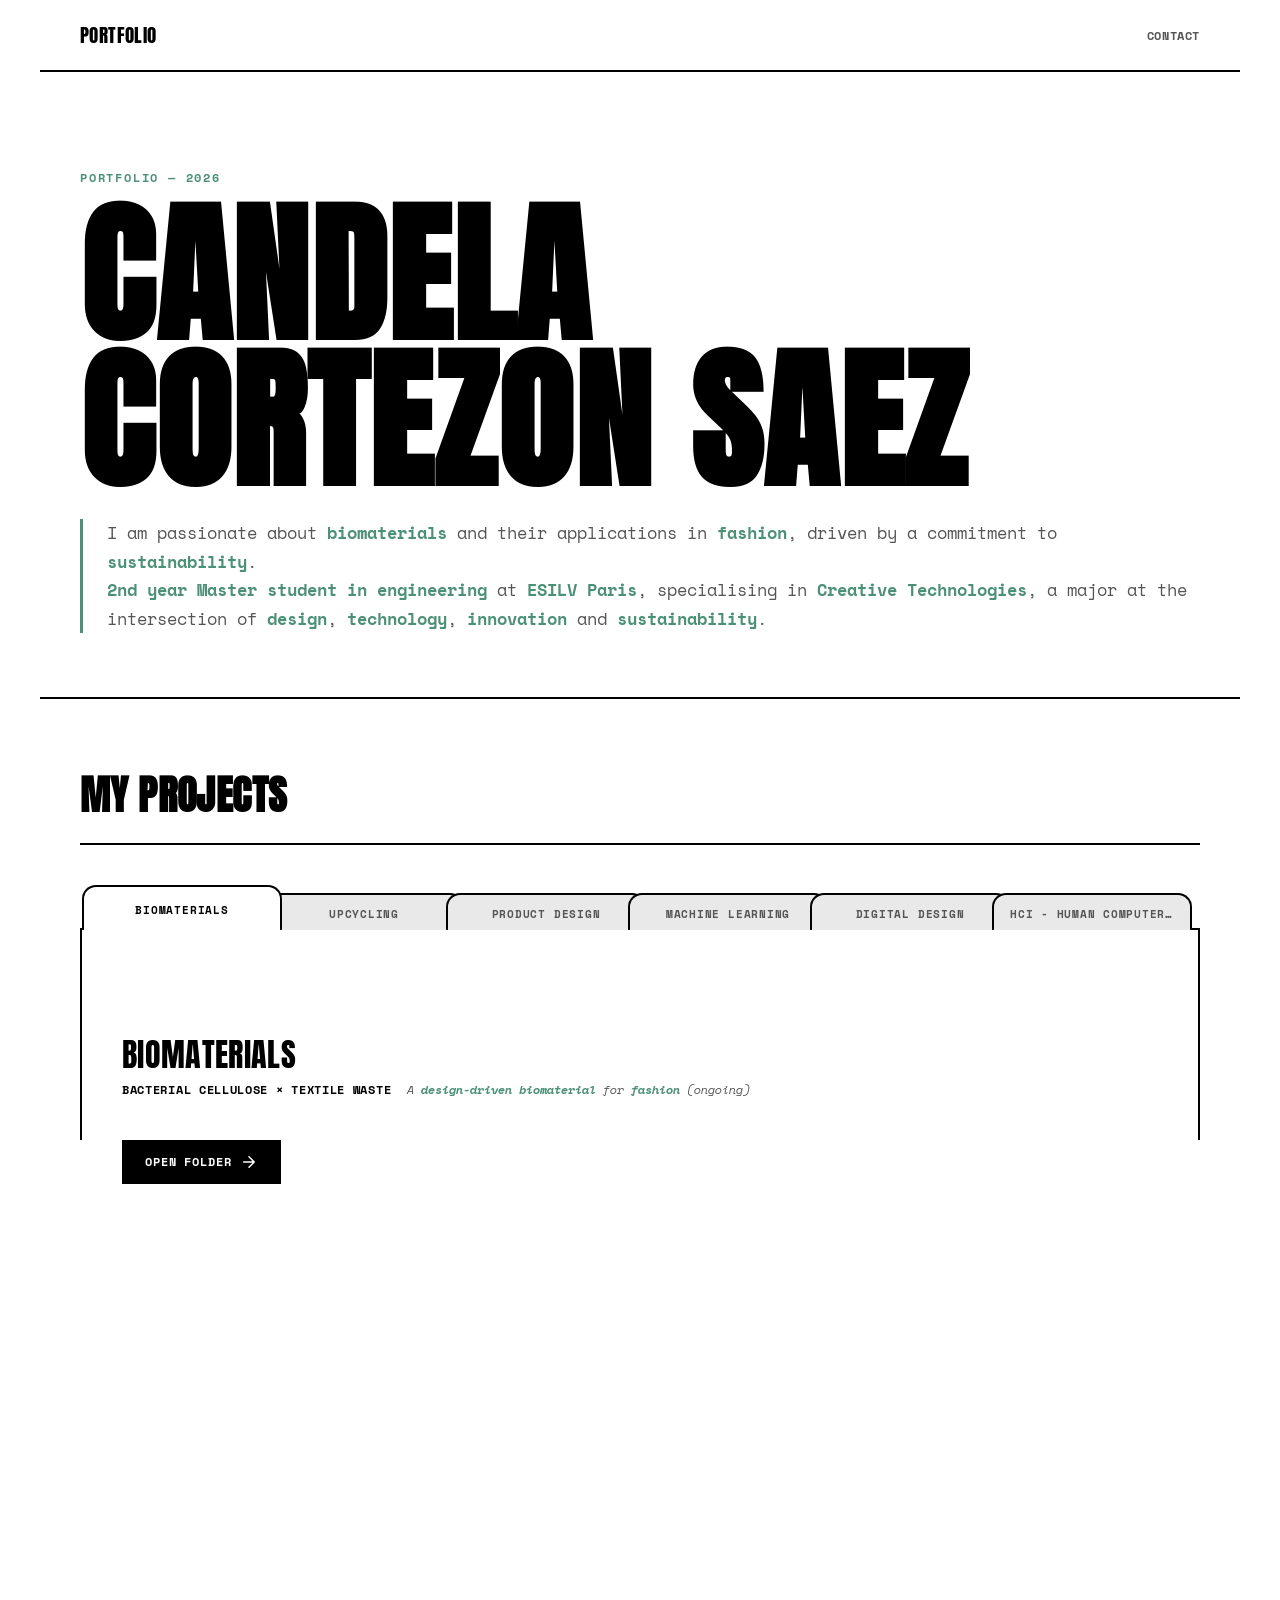
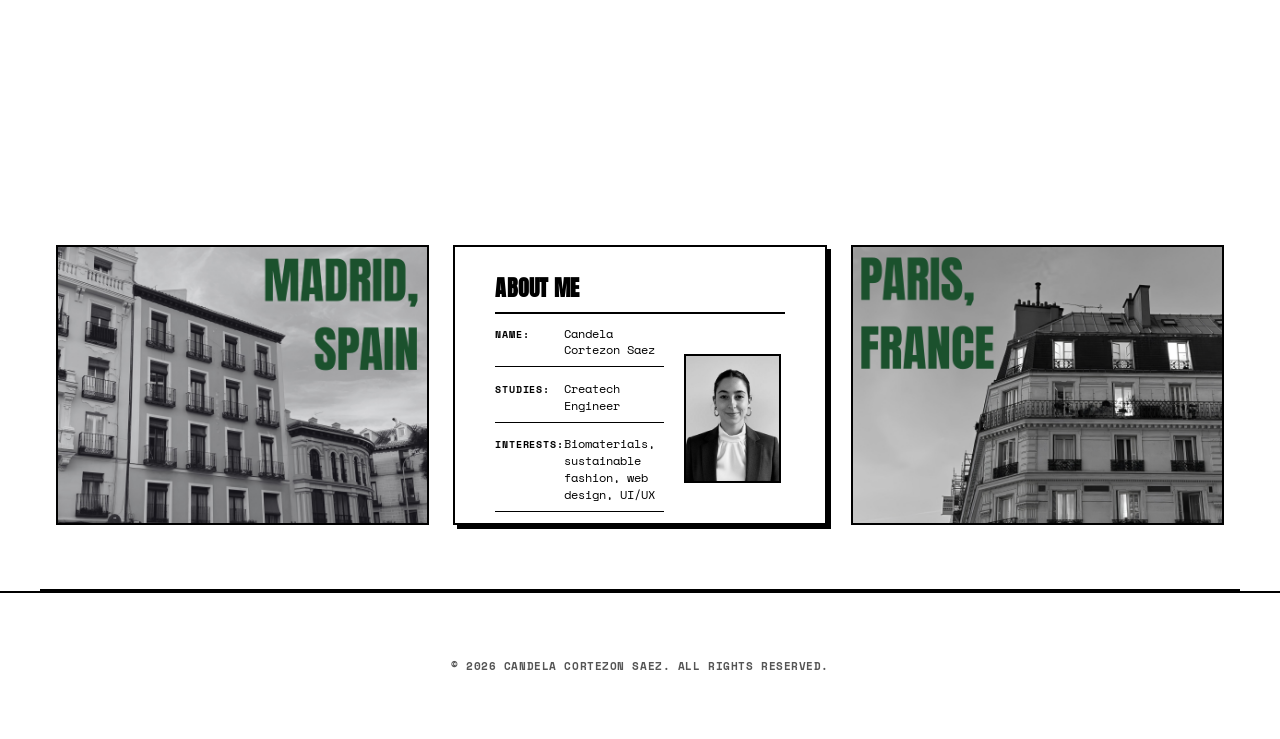
<file: index.html>
<!DOCTYPE html>
<html lang="en">
<head>
  <meta charset="UTF-8" />
  <meta name="viewport" content="width=device-width, initial-scale=1.0" />
  <title>Candela Cortezon Saez — Portfolio</title>
  <meta name="description" content="Portfolio of Candela Cortezon Saez — Createch Engineer specializing in product design, sustainable fashion, and interactive media." />
  <link rel="preconnect" href="https://fonts.googleapis.com" />
  <link rel="preconnect" href="https://fonts.gstatic.com" crossorigin />
  <link href="https://fonts.googleapis.com/css2?family=Anton+SC&family=Space+Mono:ital,wght@0,400;0,700;1,400&family=Caveat:wght@400;600&display=swap" rel="stylesheet" />
  <link rel="stylesheet" href="style.css" />
</head>
<body>

  <!-- Navigation -->
  <nav class="nav" role="navigation" aria-label="Main navigation">
    <a href="index.html" class="nav-brand">PORTFOLIO</a>
    <ul class="nav-links">
      <li><a href="contact.html">Contact</a></li>
    </ul>
  </nav>

  <!-- Hero -->
  <header class="hero">
    <p class="hero-label animate-in">Portfolio — 2026</p>
    <h1 class="hero-title animate-in">Candela<br />Cortezon Saez</h1>
    <p class="hero-subtitle animate-in" style="font-size: 1.05rem;">I am passionate about <strong class="highlight-green">biomaterials</strong> and their applications in <strong class="highlight-green">fashion</strong>, driven by a commitment to <strong class="highlight-green">sustainability</strong>.</p>
    <p class="hero-subtitle animate-in" style="font-size: 1.05rem;"><strong class="highlight-green">2nd year Master student in engineering</strong> at <strong class="highlight-green">ESILV Paris</strong>, specialising in <strong class="highlight-green">Creative Technologies</strong>, a major at the intersection of <strong class="highlight-green">design</strong>, <strong class="highlight-green">technology</strong>, <strong class="highlight-green">innovation</strong> and <strong class="highlight-green">sustainability</strong>.</p>
    
  </header>

  <!-- Folders -->
  <section class="folders-section" id="work">
    <div class="folders-header animate-in">
      <h2>MY PROJECTS</h2>
    </div>
    <div class="folder-list" id="folder-list">
      <!-- Folders injected by JavaScript -->
    </div>
  </section>

  <!-- Experiences Section -->
  <section class="about" id="about">

    <!-- Section title — same style as MY PROJECTS -->
    <div class="exp-section-header animate-in">
      <h2>MY EXPERIENCES</h2>
    </div>

    <!-- Main content: big display text left + experience list right -->
    <div class="exp-main-row">

      <!-- Left: large editorial display text -->
      <div class="hero-subtitle-aboutyou animate-in">
        <p><span>International profile: raised in Spain, trained in France.</span></p>
        <p><span>I moved abroad alone at 18 to study engineering. This pushed me to develop adaptability, autonomy and strong organisational skills.</span></p>
        <p><span>I work comfortably in multicultural environments.</span></p>
        <p><br></p>
        <p><span>Languages: <br>
          <span>- Spanish (native),</span> <br>
          <span>- French (fluent),</span> <br>
          <span>- English (C1)</span></span></p>
               
      </div>

      <!-- Right: all experience entries, all starting at the same height -->
      <div class="exp-list animate-in">

        <div class="exp-item">
          <span class="exp-year">2026</span>
          <div class="exp-body">
            <p class="exp-company"><strong>EY, Madrid</strong> — Internship</p>
            <p class="exp-desc">IT consultant in the department of Data-AI</p>
          </div>
        </div>

        <div class="exp-item">
          <span class="exp-year">2026–27</span>
          <div class="exp-body">
            <p class="exp-company"><strong>AMMA, Paris</strong> — Communication Manager</p>
            <p class="exp-desc">University MMA &amp; combat sports association</p>
          </div>
        </div>

        <div class="exp-item">
          <span class="exp-year">2025</span>
          <div class="exp-body">
            <p class="exp-company"><strong>DILUS, Madrid</strong> — Internship</p>
            <p class="exp-desc">Integrated systems for meteorological measurement</p>
          </div>
        </div>

        <div class="exp-item">
          <span class="exp-year">2023</span>
          <div class="exp-body">
            <p class="exp-company"><strong>ESPCI, Paris</strong> — Research Internship</p>
          </div>
        </div>

      </div>
    </div>

    <!-- 3 items in a row: Madrid photo | dossier card | Paris photo -->
    <div class="exp-photos animate-in">

      <img src="images/PARIS, FRANCE (1).png" alt="Madrid building facades" class="exp-photo exp-photo--madrid" />

      <!-- Dossier card in place of the photo -->
      <div class="dossier-card exp-card-slot animate-in" style="overflow: hidden;">
        <div class="dossier-header">
          <h2 class="dossier-title">About Me</h2>
        </div>
        <div class="dossier-body">
          <div class="dossier-fields">
            <div class="dossier-field">
              <span class="dossier-field-label">Name:</span>
              <span class="dossier-field-value small">Candela Cortezon Saez</span>
            </div>
            <div class="dossier-field">
              <span class="dossier-field-label">Studies:</span>
              <span class="dossier-field-value small">Createch Engineer</span>
            </div>
            <div class="dossier-field">
              <span class="dossier-field-label">Interests:</span>
              <span class="dossier-field-value small">Biomaterials, sustainable fashion, web design, UI/UX</span>
            </div>
          </div>
          <div class="dossier-photo-wrap">
            <img src="images/photo.jpeg" alt="Candela Cortezon Saez" class="dossier-photo" />
          </div>
        </div>
      </div>

      <img src="images/PARIS, FRANCE.png" alt="Haussmann rooftops, Paris" class="exp-photo" />

    </div>

  </section>

  <!-- Footer -->
  <footer class="footer">
    <p>&copy; 2026 Candela Cortezon Saez. All rights reserved.</p>
  </footer>

  <script src="script.js"></script>
</body>
</html>
</file>
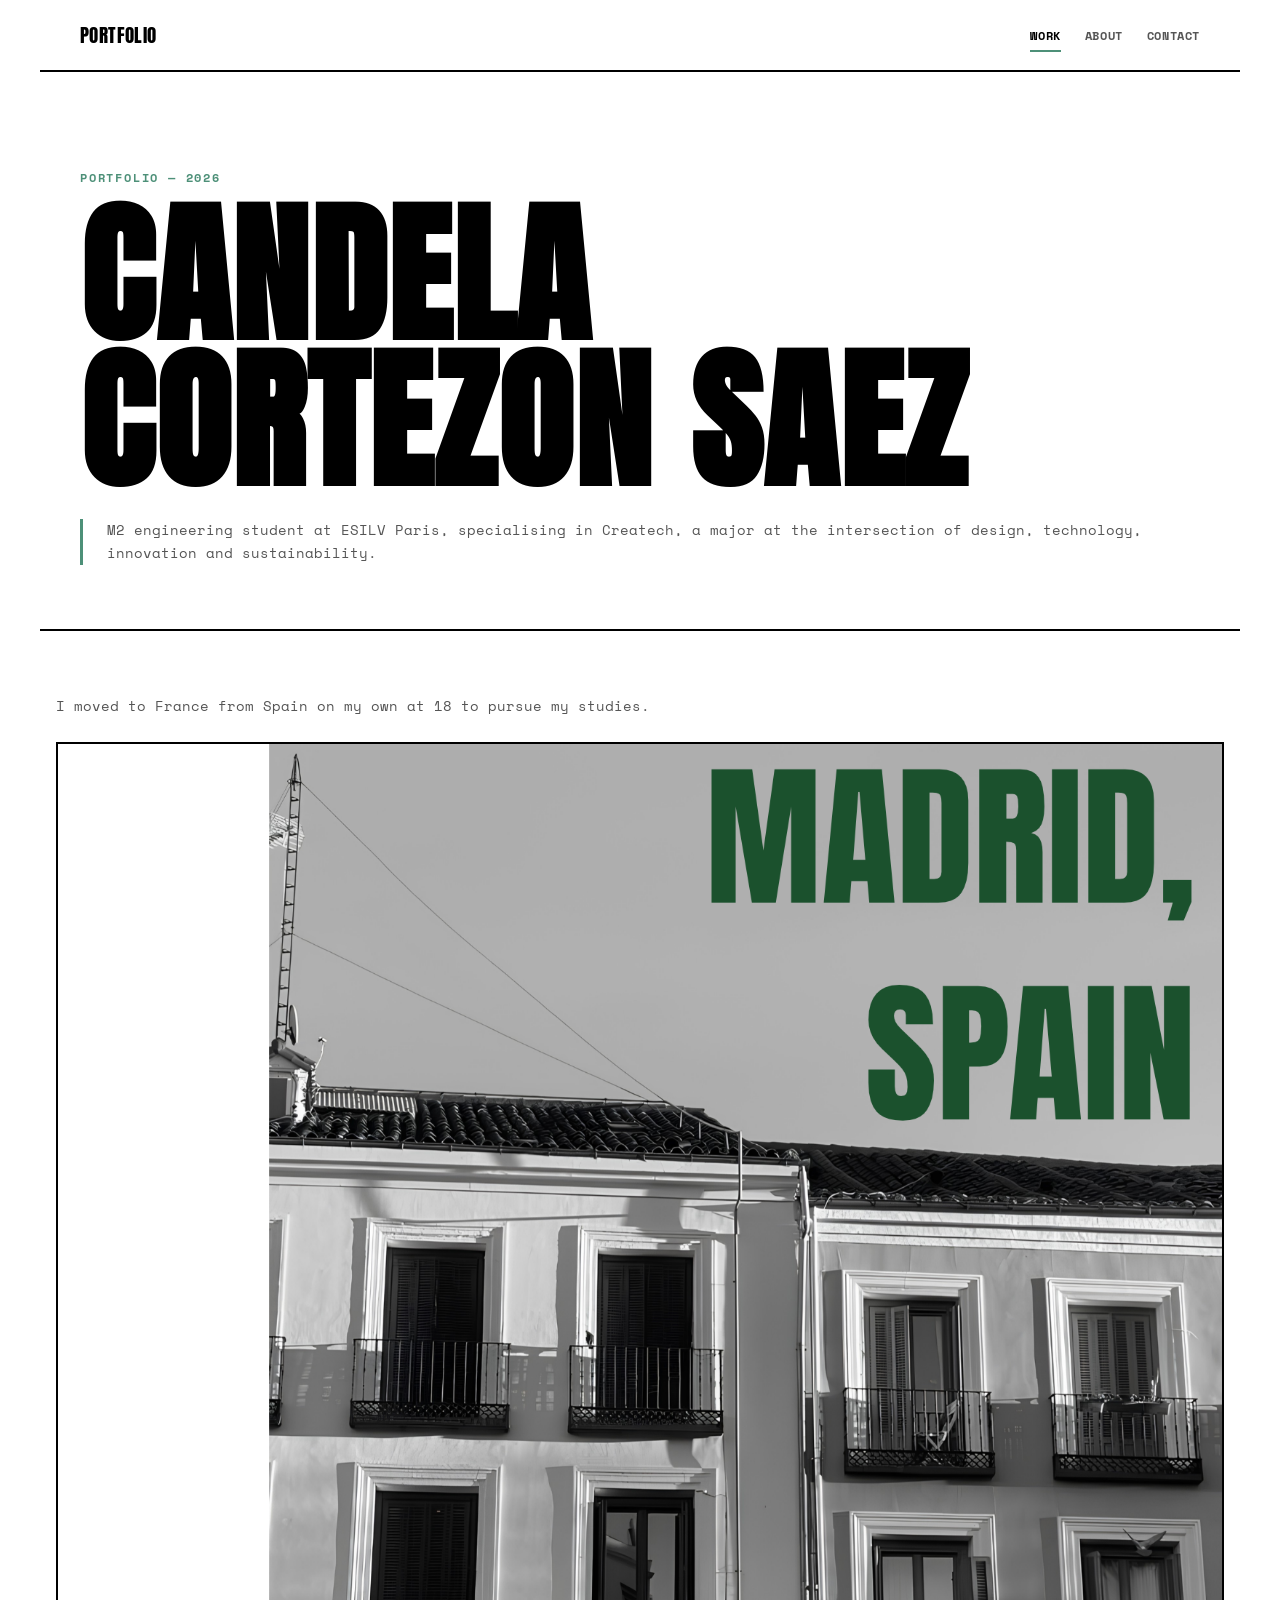
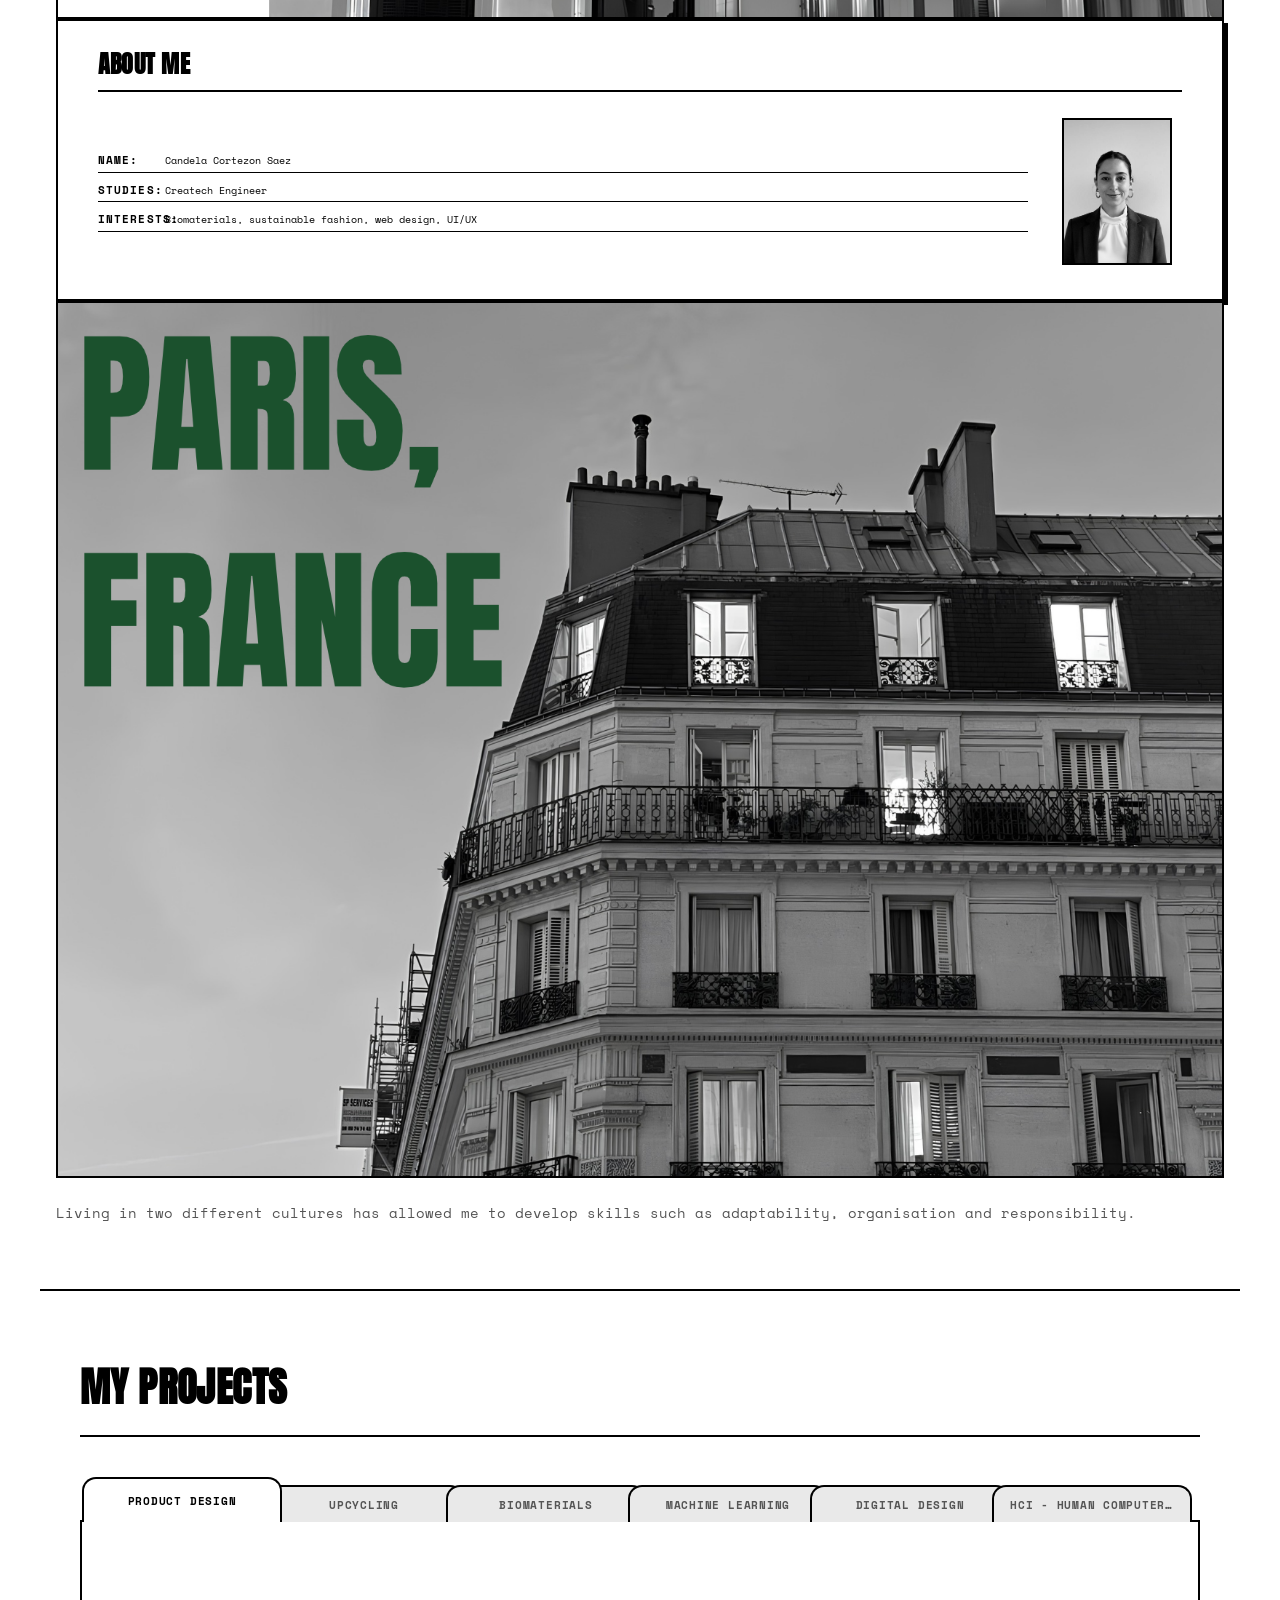
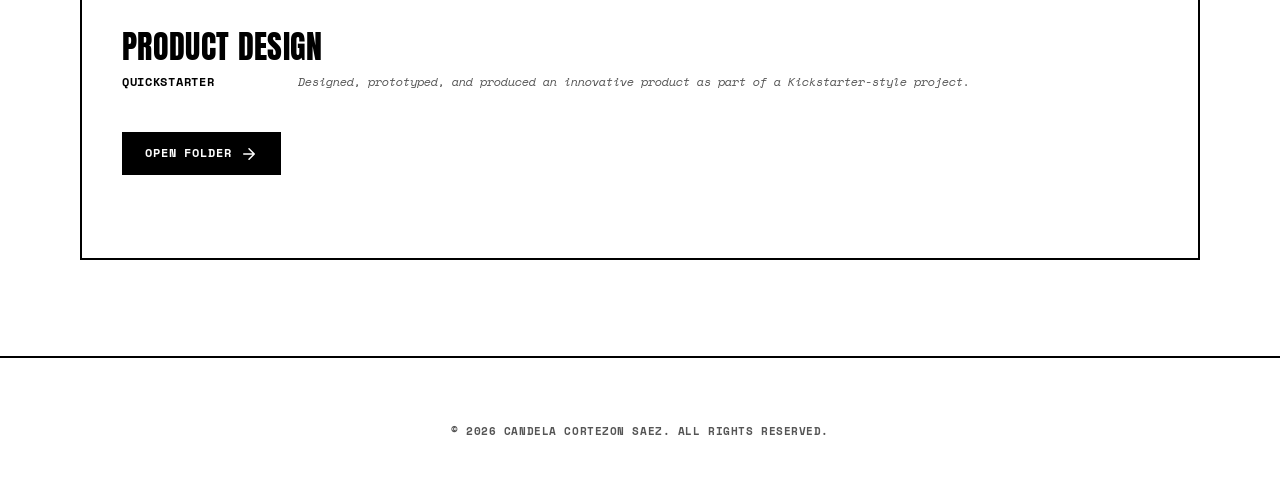
<file: portfolio - vscode/index.html>
<!DOCTYPE html>
<html lang="en">
<head>
  <meta charset="UTF-8" />
  <meta name="viewport" content="width=device-width, initial-scale=1.0" />
  <title>Candela Cortezon Saez — Portfolio</title>
  <meta name="description" content="Portfolio of Candela Cortezon Saez — Createch Engineer specializing in product design, sustainable fashion, and interactive media." />
  <link rel="preconnect" href="https://fonts.googleapis.com" />
  <link rel="preconnect" href="https://fonts.gstatic.com" crossorigin />
  <link href="https://fonts.googleapis.com/css2?family=Anton+SC&family=Space+Mono:ital,wght@0,400;0,700;1,400&family=Caveat:wght@400;600&display=swap" rel="stylesheet" />
  <link rel="stylesheet" href="style.css" />
</head>
<body>

  <!-- Navigation -->
  <nav class="nav" role="navigation" aria-label="Main navigation">
    <a href="index.html" class="nav-brand">PORTFOLIO</a>
    <ul class="nav-links">
      <li><a href="index.html" class="active">Work</a></li>
      <li><a href="index.html#about">About</a></li>
      <li><a href="contact.html">Contact</a></li>
    </ul>
  </nav>

  <!-- Hero -->
  <header class="hero">
    <p class="hero-label animate-in">Portfolio — 2026</p>
    <h1 class="hero-title animate-in">Candela<br />Cortezon Saez</h1>
    <p class="hero-subtitle animate-in">M2 engineering student at ESILV Paris, specialising in Createch, a major at the intersection of design, technology, innovation and sustainability.</p>
    
  </header>

  <!-- About — Dossier Card -->
  <section class="about" id="about">

    <div>
        <p class="hero-subtitle-aboutyou animate-in">I moved to France from Spain on my own at 18 to pursue my studies.</p>
      </div>

    <div class="about-row">

      <img src="images/PARIS, FRANCE (1).png" alt="Madrid building facades with green Madrid, Spain overlay text" class="about-side-img about-side-img--madrid animate-in" />
    <div class="dossier-card animate-in">
      <!-- Header -->
      <div class="dossier-header">
        <h2 class="dossier-title">About Me</h2>
        
      </div>

      <!-- Body: fields left, photo right -->
      <div class="dossier-body">
        <div class="dossier-fields">
          <div class="dossier-field">
            <span class="dossier-field-label">Name:</span>
            <span class="dossier-field-value">Candela Cortezon Saez</span>
          </div>
          <div class="dossier-field">
            <span class="dossier-field-label">Studies:</span>
            <span class="dossier-field-value">Createch Engineer</span>
          </div>
          <div class="dossier-field">
            <span class="dossier-field-label">Interests:</span>
            <span class="dossier-field-value small"> Biomaterials, sustainable fashion, web design, UI/UX</span>
          </div>
          
        </div>

        <div class="dossier-photo-wrap">
          <img src="images/photo.jpeg" alt="Candela Cortezon Saez" class="dossier-photo" />
        </div>
      </div>

    
    </div>

  
      <img src="images/PARIS, FRANCE.png" alt="Haussmann rooftop in Paris with green Paris, France overlay text" class="about-side-img animate-in" />
    </div>

    <div>
      <p class="hero-subtitle-aboutme animate-in">Living in two different cultures has allowed me to develop skills such as adaptability, organisation and responsibility.</p>
    </div>
  </section>

  <!-- Folders -->
  <section class="folders-section" id="work">
    <div class="folders-header animate-in">
      <h2>MY PROJECTS</h2>
    </div>
    <div class="folder-list" id="folder-list">
      <!-- Folders injected by JavaScript -->
    </div>
  </section>

  <!-- Footer -->
  <footer class="footer">
    <p>&copy; 2026 Candela Cortezon Saez. All rights reserved.</p>
  </footer>

  <script src="script.js"></script>
</body>
</html>
</file>
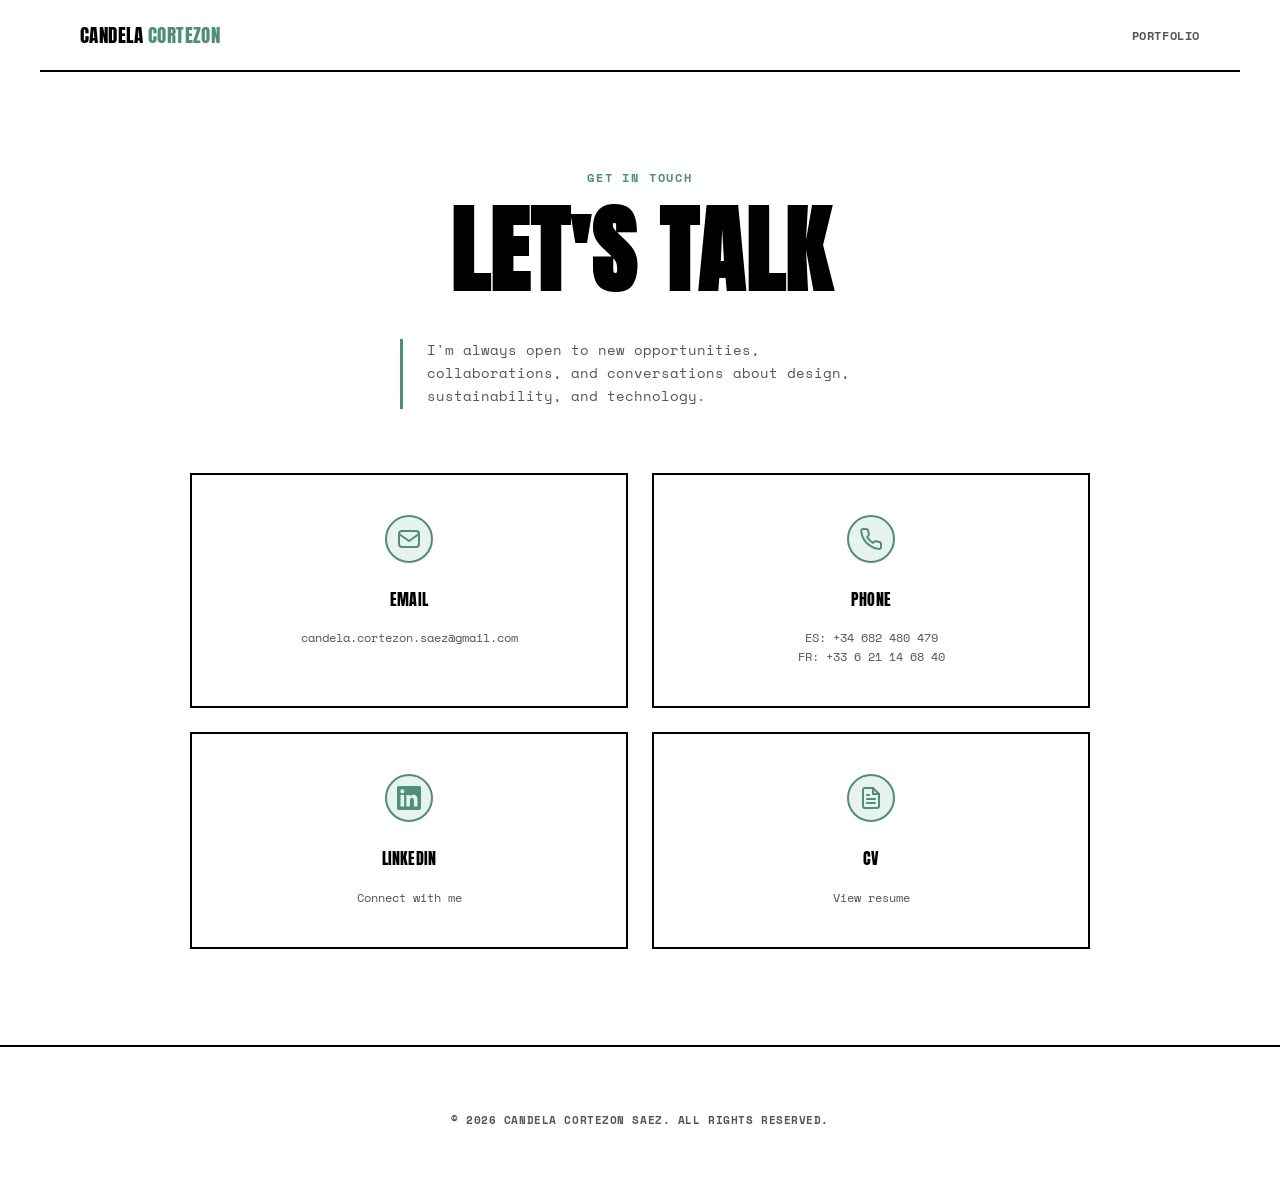
<file: contact.html>
<!DOCTYPE html>
<html lang="en">
<head>
  <meta charset="UTF-8" />
  <meta name="viewport" content="width=device-width, initial-scale=1.0" />
  <title>Contact — Candela Cortezon Saez</title>
  <meta name="description" content="Get in touch with Candela Cortezon Saez" />
  <link rel="preconnect" href="https://fonts.googleapis.com" />
  <link rel="preconnect" href="https://fonts.gstatic.com" crossorigin />
  <link href="https://fonts.googleapis.com/css2?family=Anton+SC&family=Space+Mono:ital,wght@0,400;0,700;1,400&family=Caveat:wght@400;600&display=swap" rel="stylesheet" />
  <link rel="stylesheet" href="style.css" />
</head>
<body>

  <!-- Navigation -->
  <nav class="nav" role="navigation" aria-label="Main navigation">
    <a href="index.html" class="nav-brand">Candela <span>Cortezon</span></a>
    <ul class="nav-links">
      <li><a href="index.html">Portfolio</a></li>
    </ul>
  </nav>

  <!-- Contact -->
  <main class="contact-page">
    <p class="contact-label animate-in">Get in touch</p>
    <h1 class="contact-title animate-in">Let's Talk</h1>
    <p class="contact-subtitle animate-in">I'm always open to new opportunities, collaborations, and conversations about design, sustainability, and technology.</p>

    <div class="contact-grid">
      <a href="mailto:candela.cortezon.saez@gmail.com" class="contact-card animate-in">
        <div class="contact-card-icon">
          <svg viewBox="0 0 24 24" fill="none" stroke="currentColor" stroke-width="2" stroke-linecap="round" stroke-linejoin="round">
            <rect x="2" y="4" width="20" height="16" rx="3" />
            <path d="M2 7l10 7 10-7" />
          </svg>
        </div>
        <span class="contact-card-label">Email</span>
        <span class="contact-card-value">candela.cortezon.saez@gmail.com</span>
      </a>

      <div class="contact-card animate-in">
        <div class="contact-card-icon">
          <svg viewBox="0 0 24 24" fill="none" stroke="currentColor" stroke-width="2" stroke-linecap="round" stroke-linejoin="round">
            <path d="M22 16.92v3a2 2 0 0 1-2.18 2 19.79 19.79 0 0 1-8.63-3.07 19.5 19.5 0 0 1-6-6 19.79 19.79 0 0 1-3.07-8.67A2 2 0 0 1 4.11 2h3a2 2 0 0 1 2 1.72 12.84 12.84 0 0 0 .7 2.81 2 2 0 0 1-.45 2.11L8.09 9.91a16 16 0 0 0 6 6l1.27-1.27a2 2 0 0 1 2.11-.45 12.84 12.84 0 0 0 2.81.7A2 2 0 0 1 22 16.92z" />
          </svg>
        </div>
        <span class="contact-card-label">Phone</span>
        <span class="contact-card-value">ES: +34 682 480 479<br />FR: +33 6 21 14 68 40</span>
      </div>

      <a href="https://www.linkedin.com/in/candela-cortezón-sáez-8381811a3" target="_blank" rel="noopener" class="contact-card animate-in">
        <div class="contact-card-icon">
          <svg viewBox="0 0 24 24" fill="currentColor">
            <path d="M20.447 20.452h-3.554v-5.569c0-1.328-.027-3.037-1.852-3.037-1.853 0-2.136 1.445-2.136 2.939v5.667H9.351V9h3.414v1.561h.046c.477-.9 1.637-1.85 3.37-1.85 3.601 0 4.267 2.37 4.267 5.455v6.286zM5.337 7.433a2.062 2.062 0 0 1-2.063-2.065 2.064 2.064 0 1 1 2.063 2.065zm1.782 13.019H3.555V9h3.564v11.452zM22.225 0H1.771C.792 0 0 .774 0 1.729v20.542C0 23.227.792 24 1.771 24h20.451C23.2 24 24 23.227 24 22.271V1.729C24 .774 23.2 0 22.222 0h.003z" />
          </svg>
        </div>
        <span class="contact-card-label">LinkedIn</span>
        <span class="contact-card-value">Connect with me</span>
      </a>

      <a href="contents/CV_english.html" target="_blank" class="contact-card animate-in">
        <div class="contact-card-icon">
          <svg viewBox="0 0 24 24" fill="none" stroke="currentColor" stroke-width="2" stroke-linecap="round" stroke-linejoin="round">
            <path d="M14 2H6a2 2 0 0 0-2 2v16a2 2 0 0 0 2 2h12a2 2 0 0 0 2-2V8z" />
            <polyline points="14 2 14 8 20 8" />
            <line x1="16" y1="13" x2="8" y2="13" />
            <line x1="16" y1="17" x2="8" y2="17" />
            <line x1="10" y1="9" x2="8" y2="9" />
          </svg>
        </div>
        <span class="contact-card-label">CV</span>
        <span class="contact-card-value">View resume</span>
      </a>
    </div>
  </main>

  <!-- Footer -->
  <footer class="footer">
    <p>&copy; 2026 Candela Cortezon Saez. All rights reserved.</p>
  </footer>

  <script src="script.js"></script>
</body>
</html>
</file>
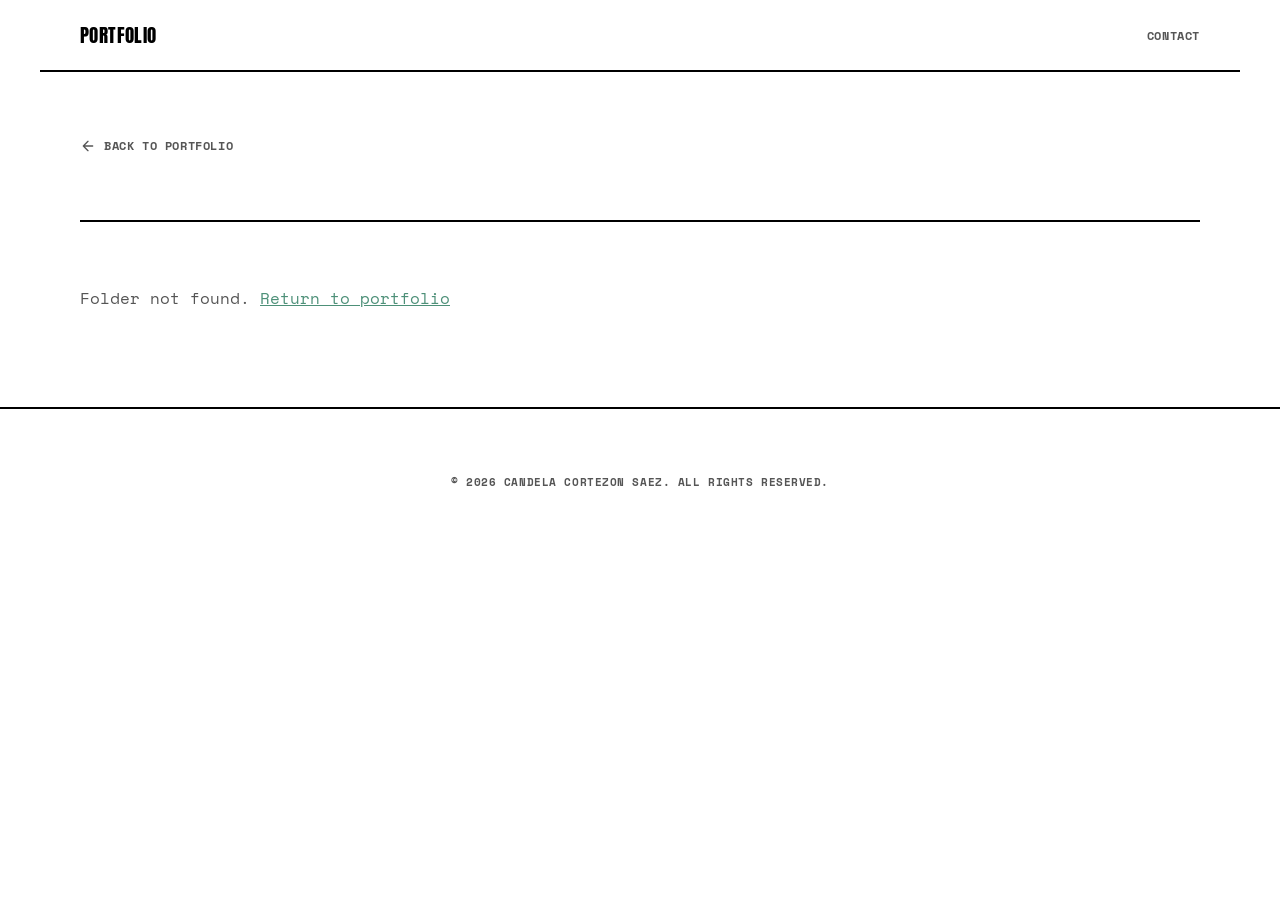
<file: project.html>
<!DOCTYPE html>
<html lang="en">
<head>
  <meta charset="UTF-8" />
  <meta name="viewport" content="width=device-width, initial-scale=1.0" />
  <title>Project — Candela Cortezon Saez</title>
  <meta name="description" content="Project details — Candela Cortezon Saez Portfolio" />
  <link rel="preconnect" href="https://fonts.googleapis.com" />
  <link rel="preconnect" href="https://fonts.gstatic.com" crossorigin />
  <link href="https://fonts.googleapis.com/css2?family=Anton+SC&family=Space+Mono:ital,wght@0,400;0,700;1,400&family=Caveat:wght@400;600&display=swap" rel="stylesheet" />
  <link rel="stylesheet" href="style.css" />
</head>
<body>

  <!-- Navigation -->
  <nav class="nav" role="navigation" aria-label="Main navigation">
    <a href="index.html" class="nav-brand">PORTFOLIO</a>
    <ul class="nav-links">
      <li><a href="contact.html">Contact</a></li>
    </ul>
  </nav>

  <!-- Project content injected by JavaScript -->
  <main class="project-page" id="project-root" aria-live="polite"></main>

  <!-- Footer -->
  <footer class="footer">
    <p>&copy; 2026 Candela Cortezon Saez. All rights reserved.</p>
  </footer>

  <script src="script.js"></script>
</body>
</html>
</file>
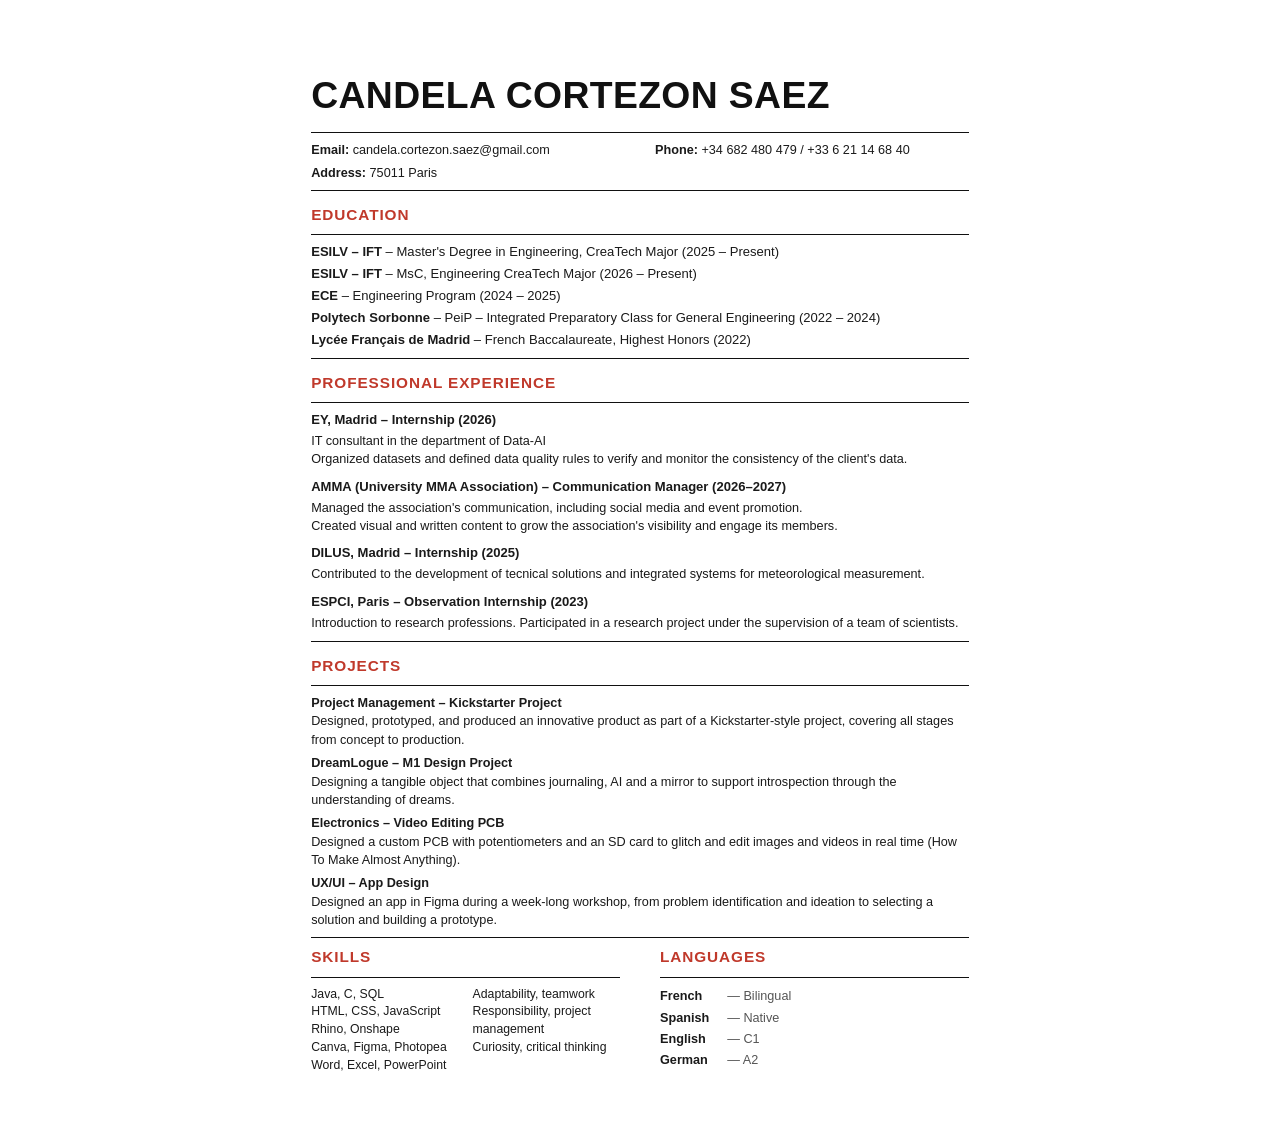
<file: contents/CV_english.html>
<!DOCTYPE html>
<html lang="en">
<head>
  <meta charset="UTF-8" />
  <meta name="viewport" content="width=device-width, initial-scale=1.0" />
  <title>Candela Cortezon Saez – CV</title>
  <style>
    * {
      margin: 0;
      padding: 0;
      box-sizing: border-box;
    }

    body {
      font-family: 'Arial', sans-serif;
      font-size: 10.5pt;
      color: #1a1a1a;
      background: #fff;
      line-height: 1.45;
    }

    .page {
      width: 210mm;
      min-height: 297mm;
      margin: 0 auto;
      padding: 18mm 18mm 14mm 18mm;
      background: #fff;
    }

    /* ── Header ── */
    .header h1 {
      font-size: 28pt;
      font-weight: 900;
      letter-spacing: 0.01em;
      text-transform: uppercase;
      color: #111;
      margin-bottom: 10px;
    }

    .header-meta {
      display: grid;
      grid-template-columns: 1fr 1fr;
      gap: 2px 30px;
      font-size: 9.5pt;
      margin-bottom: 4px;
    }

    .header-meta p strong {
      font-weight: 700;
    }

    .header-objective {
      font-size: 9.5pt;
      margin-top: 4px;
    }

    .header-objective strong {
      font-weight: 700;
    }

    hr {
      border: none;
      border-top: 1.5px solid #111;
      margin: 8px 0;
    }

    /* ── Section titles ── */
    .section-title {
      font-size: 11.5pt;
      font-weight: 900;
      text-transform: uppercase;
      color: #c0392b;
      letter-spacing: 0.06em;
      margin-top: 13px;
      margin-bottom: 7px;
    }

    /* ── Education ── */
    .edu-item {
      font-size: 9.8pt;
      margin-bottom: 3px;
    }

    .edu-item .school {
      font-weight: 700;
    }

    /* ── Experience ── */
    .exp-item {
      margin-bottom: 9px;
    }

    .exp-item .exp-title {
      font-size: 9.8pt;
      font-weight: 700;
    }

    .exp-item .exp-desc {
      font-size: 9.5pt;
      margin-top: 2px;
    }

    /* ── Projects ── */
    .project-item {
      margin-bottom: 5px;
      font-size: 9.5pt;
    }

    .project-item .proj-title {
      font-weight: 700;
    }

    /* ── Skills + Languages (two-column) ── */
    .bottom-grid {
      display: grid;
      grid-template-columns: 1fr 1fr;
      gap: 0 40px;
      margin-top: 4px;
    }

    .skills-col .section-title,
    .languages-col .section-title {
      margin-top: 0;
    }

    .skills-grid {
      display: grid;
      grid-template-columns: 1fr 1fr;
      gap: 2px 14px;
      font-size: 9.2pt;
    }

    .lang-table {
      font-size: 9.5pt;
      border-collapse: collapse;
      margin-top: 2px;
    }

    .lang-table td {
      padding: 1.5px 0;
      vertical-align: top;
    }

    .lang-table td:first-child {
      font-weight: 700;
      padding-right: 18px;
      white-space: nowrap;
    }

    .lang-table td:nth-child(2) {
      color: #555;
      white-space: nowrap;
    }

    @media print {
      body { background: #fff; }
      .page {
        margin: 0;
        padding: 14mm 16mm 12mm 16mm;
        width: 100%;
      }
    }
  </style>
</head>
<body>
<div class="page">

  <!-- Header -->
  <div class="header">
    <h1>Candela Cortezon Saez</h1>
    <hr>
    <div class="header-meta">
      <p><strong>Email:</strong> candela.cortezon.saez@gmail.com</p>
      <p><strong>Phone:</strong> +34 682 480 479 / +33 6 21 14 68 40</p>
    </div>
    <p class="header-objective"><strong>Address:</strong> 75011 Paris</p>
    
    <hr>
  </div>

  <!-- Education -->
  <div class="section-title">Education</div>
  <hr>
  <div class="edu-item"><span class="school">ESILV – IFT</span> – Master's Degree in Engineering, CreaTech Major (2025 – Present)</div>
  <div class="edu-item"><span class="school">ESILV – IFT</span> – MsC, Engineering CreaTech Major (2026 – Present)</div>
  <div class="edu-item"><span class="school">ECE</span> – Engineering Program (2024 – 2025)</div>
  <div class="edu-item"><span class="school">Polytech Sorbonne</span> – PeiP – Integrated Preparatory Class for General Engineering (2022 – 2024)</div>
  <div class="edu-item"><span class="school">Lycée Français de Madrid</span> – French Baccalaureate, Highest Honors (2022)</div>
  <hr>

  <!-- Professional Experience -->
  <div class="section-title">Professional Experience</div>
  <hr>

  <div class="exp-item">
    <div class="exp-title">EY, Madrid – Internship (2026)</div>
    <div class="exp-desc"> IT consultant in the department of Data-AI<br>
    Organized datasets and defined data quality rules to verify and monitor the consistency of the client's data.</div>
  </div>

  <div class="exp-item">
    <div class="exp-title">AMMA (University MMA Association) – Communication Manager (2026–2027)</div>
    <div class="exp-desc"> Managed the association's communication, including social media and event promotion.<br>
    Created visual and written content to grow the association's visibility and engage its members.</div>
  </div>

  <div class="exp-item">
    <div class="exp-title">DILUS, Madrid – Internship (2025)</div>
    <div class="exp-desc">Contributed to the development of tecnical solutions and integrated systems for meteorological measurement.
    </div>
  </div>

  <div class="exp-item">
    <div class="exp-title">ESPCI, Paris – Observation Internship (2023)</div>
    <div class="exp-desc">Introduction to research professions. Participated in a research project under the supervision of a team of scientists.</div>
  </div>
  <hr>

  <!-- Projects -->
  <div class="section-title">Projects</div>
  <hr>


  <div class="project-item">
    <span class="proj-title">Project Management – Kickstarter Project</span><br>
    Designed, prototyped, and produced an innovative product as part of a Kickstarter-style project, covering all stages from concept to production.
  </div>

  <div class="project-item">
    <span class="proj-title">DreamLogue – M1 Design Project </span><br>
    Designing a tangible object that combines journaling, AI and a mirror to support introspection through the understanding of dreams.
  </div>


  <div class="project-item">
    <span class="proj-title">Electronics – Video Editing PCB</span><br>
    Designed a custom PCB with potentiometers and an SD card to glitch and edit images and videos in real time (How To Make Almost Anything).
  </div>

  <div class="project-item">
    <span class="proj-title">UX/UI – App Design</span><br>
    Designed an app in Figma during a week-long workshop, from problem identification and ideation to selecting a solution and building a prototype.
  </div>

  
  <hr>

  <!-- Skills + Languages -->
  <div class="bottom-grid">
    <div class="skills-col">
      <div class="section-title">Skills</div>
      <hr>
      <div class="skills-grid">
        <div>
          <p>Java, C, SQL</p>
          <p>HTML, CSS, JavaScript</p>
          <p>Rhino, Onshape</p>
          <p>Canva, Figma, Photopea</p>
          <p>Word, Excel, PowerPoint</p>
        </div>
        <div>
          <p>Adaptability, teamwork</p>
          <p>Responsibility, project management</p>
          <p>Curiosity, critical thinking</p>
        </div>
      </div>
    </div>

    <div class="languages-col">
      <div class="section-title">Languages</div>
      <hr>
      <table class="lang-table">
        <tr>
          <td>French</td>
          <td>— Bilingual</td>
        </tr>
        <tr>
          <td>Spanish</td>
          <td>— Native</td>
        </tr>
        <tr>
          <td>English</td>
          <td>— C1</td>
        </tr>
        <tr>
          <td>German</td>
          <td>— A2</td>
        </tr>
      </table>
    </div>
  </div>

</div>
</body>
</html>
</file>
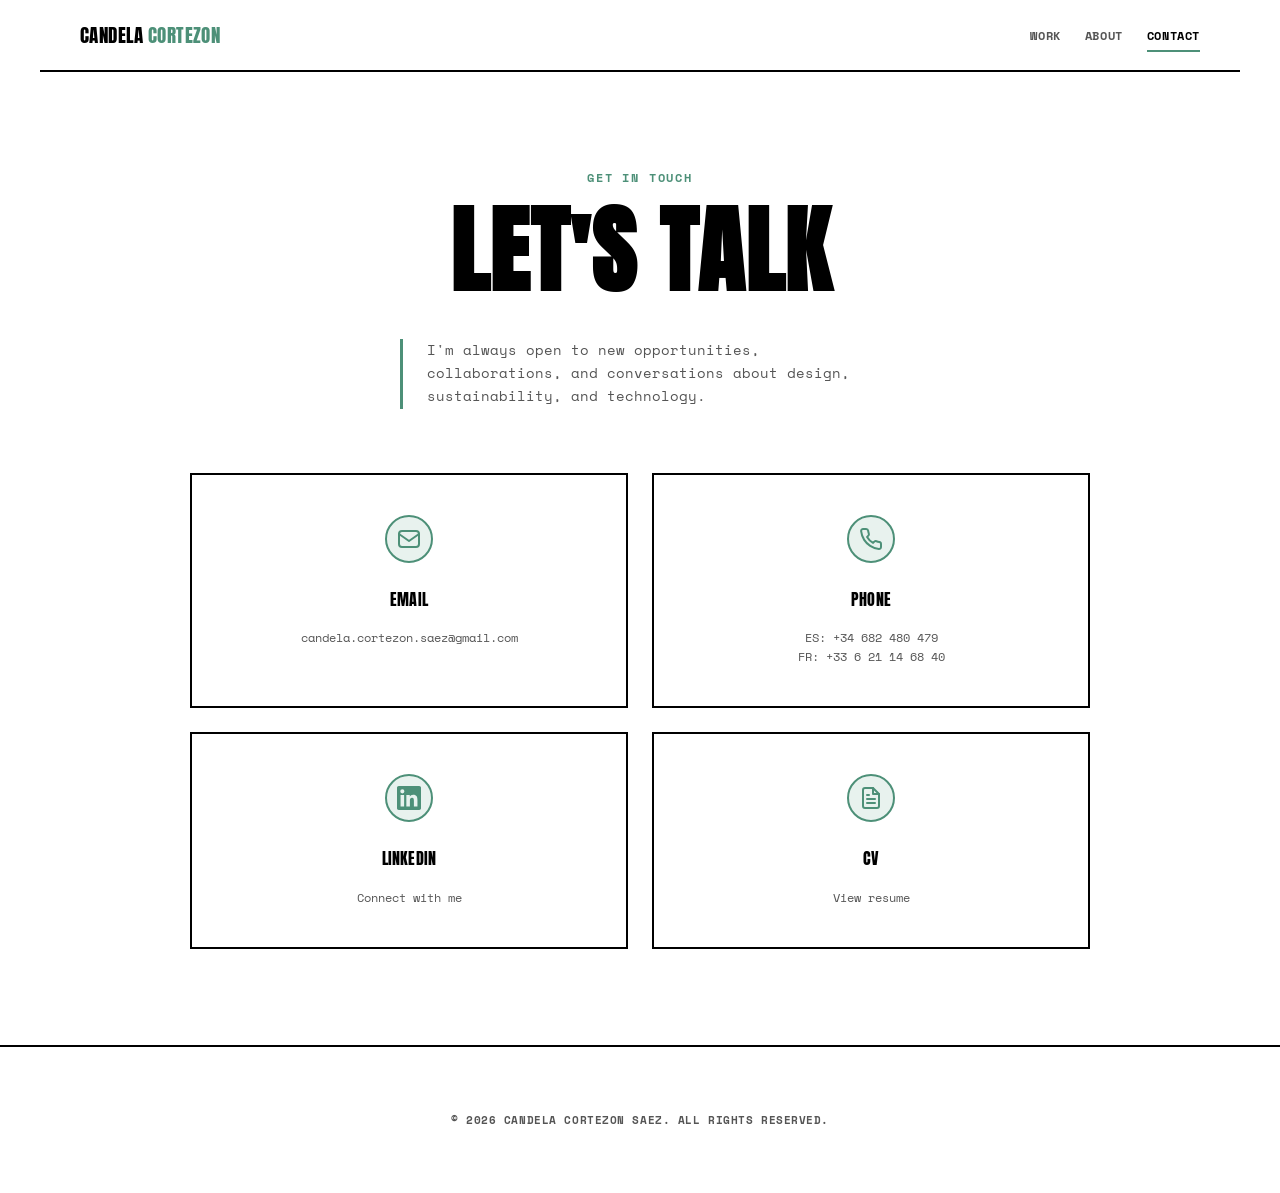
<file: portfolio - vscode/contact.html>
<!DOCTYPE html>
<html lang="en">
<head>
  <meta charset="UTF-8" />
  <meta name="viewport" content="width=device-width, initial-scale=1.0" />
  <title>Contact — Candela Cortezon Saez</title>
  <meta name="description" content="Get in touch with Candela Cortezon Saez" />
  <link rel="preconnect" href="https://fonts.googleapis.com" />
  <link rel="preconnect" href="https://fonts.gstatic.com" crossorigin />
  <link href="https://fonts.googleapis.com/css2?family=Anton+SC&family=Space+Mono:ital,wght@0,400;0,700;1,400&family=Caveat:wght@400;600&display=swap" rel="stylesheet" />
  <link rel="stylesheet" href="style.css" />
</head>
<body>

  <!-- Navigation -->
  <nav class="nav" role="navigation" aria-label="Main navigation">
    <a href="index.html" class="nav-brand">Candela <span>Cortezon</span></a>
    <ul class="nav-links">
      <li><a href="index.html">Work</a></li>
      <li><a href="index.html#about">About</a></li>
      <li><a href="contact.html" class="active">Contact</a></li>
    </ul>
  </nav>

  <!-- Contact -->
  <main class="contact-page">
    <p class="contact-label animate-in">Get in touch</p>
    <h1 class="contact-title animate-in">Let's Talk</h1>
    <p class="contact-subtitle animate-in">I'm always open to new opportunities, collaborations, and conversations about design, sustainability, and technology.</p>

    <div class="contact-grid">
      <a href="mailto:candela.cortezon.saez@gmail.com" class="contact-card animate-in">
        <div class="contact-card-icon">
          <svg viewBox="0 0 24 24" fill="none" stroke="currentColor" stroke-width="2" stroke-linecap="round" stroke-linejoin="round">
            <rect x="2" y="4" width="20" height="16" rx="3" />
            <path d="M2 7l10 7 10-7" />
          </svg>
        </div>
        <span class="contact-card-label">Email</span>
        <span class="contact-card-value">candela.cortezon.saez@gmail.com</span>
      </a>

      <div class="contact-card animate-in">
        <div class="contact-card-icon">
          <svg viewBox="0 0 24 24" fill="none" stroke="currentColor" stroke-width="2" stroke-linecap="round" stroke-linejoin="round">
            <path d="M22 16.92v3a2 2 0 0 1-2.18 2 19.79 19.79 0 0 1-8.63-3.07 19.5 19.5 0 0 1-6-6 19.79 19.79 0 0 1-3.07-8.67A2 2 0 0 1 4.11 2h3a2 2 0 0 1 2 1.72 12.84 12.84 0 0 0 .7 2.81 2 2 0 0 1-.45 2.11L8.09 9.91a16 16 0 0 0 6 6l1.27-1.27a2 2 0 0 1 2.11-.45 12.84 12.84 0 0 0 2.81.7A2 2 0 0 1 22 16.92z" />
          </svg>
        </div>
        <span class="contact-card-label">Phone</span>
        <span class="contact-card-value">ES: +34 682 480 479<br />FR: +33 6 21 14 68 40</span>
      </div>

      <a href="https://www.linkedin.com/in/candela-cortezón-sáez-8381811a3" target="_blank" rel="noopener" class="contact-card animate-in">
        <div class="contact-card-icon">
          <svg viewBox="0 0 24 24" fill="currentColor">
            <path d="M20.447 20.452h-3.554v-5.569c0-1.328-.027-3.037-1.852-3.037-1.853 0-2.136 1.445-2.136 2.939v5.667H9.351V9h3.414v1.561h.046c.477-.9 1.637-1.85 3.37-1.85 3.601 0 4.267 2.37 4.267 5.455v6.286zM5.337 7.433a2.062 2.062 0 0 1-2.063-2.065 2.064 2.064 0 1 1 2.063 2.065zm1.782 13.019H3.555V9h3.564v11.452zM22.225 0H1.771C.792 0 0 .774 0 1.729v20.542C0 23.227.792 24 1.771 24h20.451C23.2 24 24 23.227 24 22.271V1.729C24 .774 23.2 0 22.222 0h.003z" />
          </svg>
        </div>
        <span class="contact-card-label">LinkedIn</span>
        <span class="contact-card-value">Connect with me</span>
      </a>

      <a href="contents/CV_english.html" target="_blank" class="contact-card animate-in">
        <div class="contact-card-icon">
          <svg viewBox="0 0 24 24" fill="none" stroke="currentColor" stroke-width="2" stroke-linecap="round" stroke-linejoin="round">
            <path d="M14 2H6a2 2 0 0 0-2 2v16a2 2 0 0 0 2 2h12a2 2 0 0 0 2-2V8z" />
            <polyline points="14 2 14 8 20 8" />
            <line x1="16" y1="13" x2="8" y2="13" />
            <line x1="16" y1="17" x2="8" y2="17" />
            <line x1="10" y1="9" x2="8" y2="9" />
          </svg>
        </div>
        <span class="contact-card-label">CV</span>
        <span class="contact-card-value">View resume</span>
      </a>
    </div>
  </main>

  <!-- Footer -->
  <footer class="footer">
    <p>&copy; 2026 Candela Cortezon Saez. All rights reserved.</p>
  </footer>

  <script src="script.js"></script>
</body>
</html>
</file>
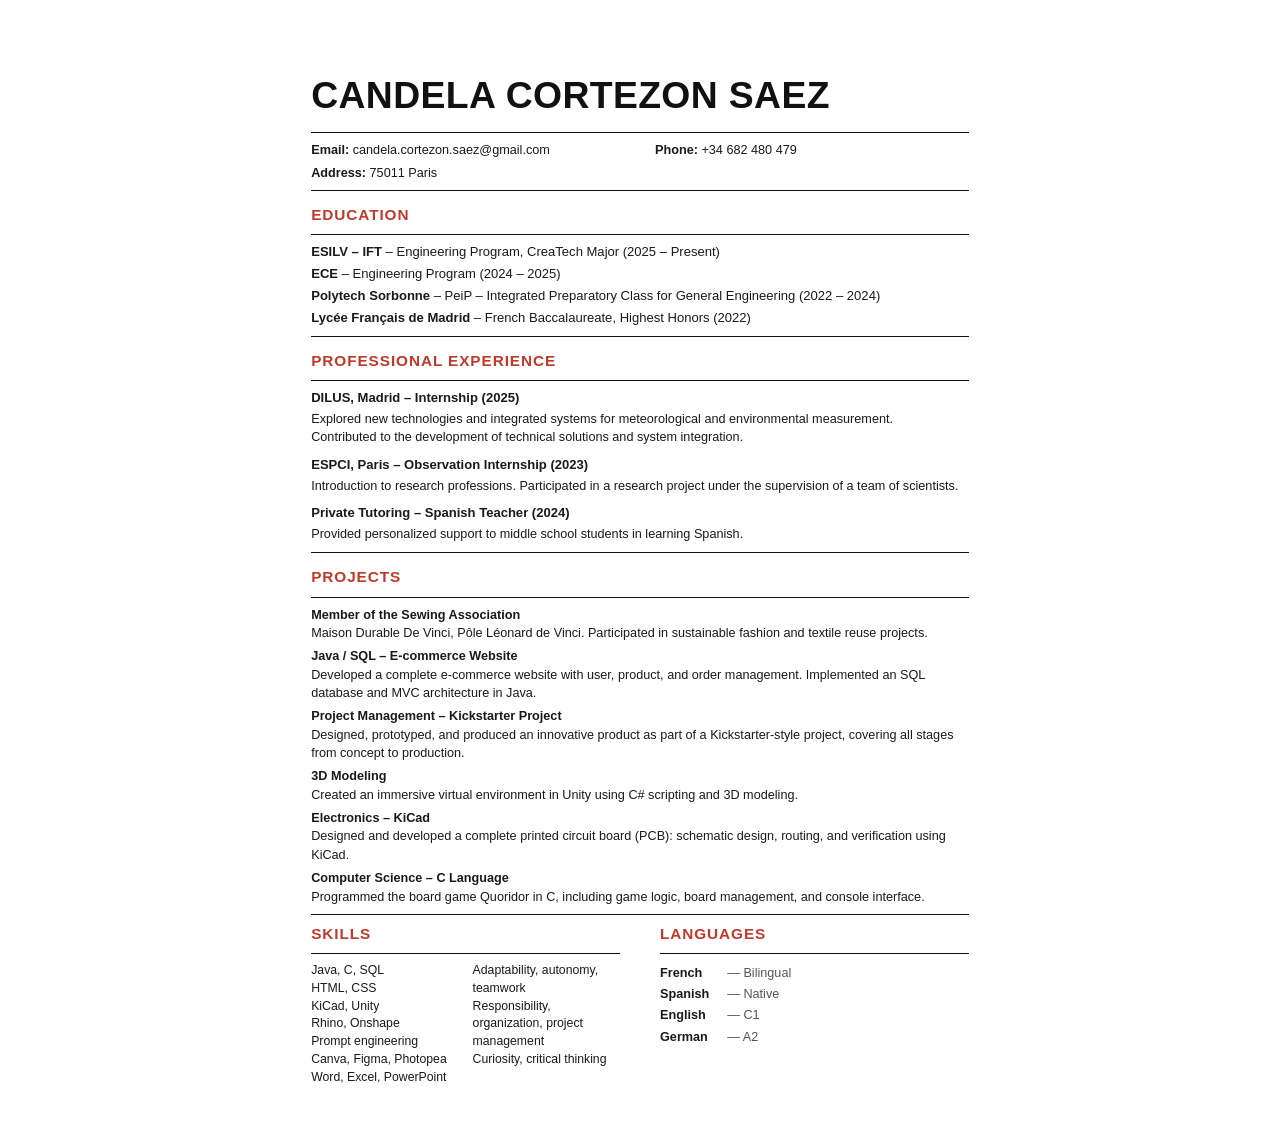
<file: portfolio - vscode/contents/CV_english.html>
<!DOCTYPE html>
<html lang="en">
<head>
  <meta charset="UTF-8" />
  <meta name="viewport" content="width=device-width, initial-scale=1.0" />
  <title>Candela Cortezon Saez – CV</title>
  <style>
    * {
      margin: 0;
      padding: 0;
      box-sizing: border-box;
    }

    body {
      font-family: 'Arial', sans-serif;
      font-size: 10.5pt;
      color: #1a1a1a;
      background: #fff;
      line-height: 1.45;
    }

    .page {
      width: 210mm;
      min-height: 297mm;
      margin: 0 auto;
      padding: 18mm 18mm 14mm 18mm;
      background: #fff;
    }

    /* ── Header ── */
    .header h1 {
      font-size: 28pt;
      font-weight: 900;
      letter-spacing: 0.01em;
      text-transform: uppercase;
      color: #111;
      margin-bottom: 10px;
    }

    .header-meta {
      display: grid;
      grid-template-columns: 1fr 1fr;
      gap: 2px 30px;
      font-size: 9.5pt;
      margin-bottom: 4px;
    }

    .header-meta p strong {
      font-weight: 700;
    }

    .header-objective {
      font-size: 9.5pt;
      margin-top: 4px;
    }

    .header-objective strong {
      font-weight: 700;
    }

    hr {
      border: none;
      border-top: 1.5px solid #111;
      margin: 8px 0;
    }

    /* ── Section titles ── */
    .section-title {
      font-size: 11.5pt;
      font-weight: 900;
      text-transform: uppercase;
      color: #c0392b;
      letter-spacing: 0.06em;
      margin-top: 13px;
      margin-bottom: 7px;
    }

    /* ── Education ── */
    .edu-item {
      font-size: 9.8pt;
      margin-bottom: 3px;
    }

    .edu-item .school {
      font-weight: 700;
    }

    /* ── Experience ── */
    .exp-item {
      margin-bottom: 9px;
    }

    .exp-item .exp-title {
      font-size: 9.8pt;
      font-weight: 700;
    }

    .exp-item .exp-desc {
      font-size: 9.5pt;
      margin-top: 2px;
    }

    /* ── Projects ── */
    .project-item {
      margin-bottom: 5px;
      font-size: 9.5pt;
    }

    .project-item .proj-title {
      font-weight: 700;
    }

    /* ── Skills + Languages (two-column) ── */
    .bottom-grid {
      display: grid;
      grid-template-columns: 1fr 1fr;
      gap: 0 40px;
      margin-top: 4px;
    }

    .skills-col .section-title,
    .languages-col .section-title {
      margin-top: 0;
    }

    .skills-grid {
      display: grid;
      grid-template-columns: 1fr 1fr;
      gap: 2px 14px;
      font-size: 9.2pt;
    }

    .lang-table {
      font-size: 9.5pt;
      border-collapse: collapse;
      margin-top: 2px;
    }

    .lang-table td {
      padding: 1.5px 0;
      vertical-align: top;
    }

    .lang-table td:first-child {
      font-weight: 700;
      padding-right: 18px;
      white-space: nowrap;
    }

    .lang-table td:nth-child(2) {
      color: #555;
      white-space: nowrap;
    }

    @media print {
      body { background: #fff; }
      .page {
        margin: 0;
        padding: 14mm 16mm 12mm 16mm;
        width: 100%;
      }
    }
  </style>
</head>
<body>
<div class="page">

  <!-- Header -->
  <div class="header">
    <h1>Candela Cortezon Saez</h1>
    <hr>
    <div class="header-meta">
      <p><strong>Email:</strong> candela.cortezon.saez@gmail.com</p>
      <p><strong>Phone:</strong> +34 682 480 479</p>
    </div>
    <p class="header-objective"><strong>Address:</strong> 75011 Paris</p>
    
    <hr>
  </div>

  <!-- Education -->
  <div class="section-title">Education</div>
  <hr>
  <div class="edu-item"><span class="school">ESILV – IFT</span> – Engineering Program, CreaTech Major (2025 – Present)</div>
  <div class="edu-item"><span class="school">ECE</span> – Engineering Program (2024 – 2025)</div>
  <div class="edu-item"><span class="school">Polytech Sorbonne</span> – PeiP – Integrated Preparatory Class for General Engineering (2022 – 2024)</div>
  <div class="edu-item"><span class="school">Lycée Français de Madrid</span> – French Baccalaureate, Highest Honors (2022)</div>
  <hr>

  <!-- Professional Experience -->
  <div class="section-title">Professional Experience</div>
  <hr>

  <div class="exp-item">
    <div class="exp-title">DILUS, Madrid – Internship (2025)</div>
    <div class="exp-desc">Explored new technologies and integrated systems for meteorological and environmental measurement.<br>
    Contributed to the development of technical solutions and system integration.</div>
  </div>

  <div class="exp-item">
    <div class="exp-title">ESPCI, Paris – Observation Internship (2023)</div>
    <div class="exp-desc">Introduction to research professions. Participated in a research project under the supervision of a team of scientists.</div>
  </div>

  <div class="exp-item">
    <div class="exp-title">Private Tutoring – Spanish Teacher (2024)</div>
    <div class="exp-desc">Provided personalized support to middle school students in learning Spanish.</div>
  </div>
  <hr>

  <!-- Projects -->
  <div class="section-title">Projects</div>
  <hr>

  <div class="project-item">
    <span class="proj-title">Member of the Sewing Association</span><br>
    Maison Durable De Vinci, Pôle Léonard de Vinci. Participated in sustainable fashion and textile reuse projects.
  </div>

  <div class="project-item">
    <span class="proj-title">Java / SQL – E-commerce Website</span><br>
    Developed a complete e-commerce website with user, product, and order management. Implemented an SQL database and MVC architecture in Java.
  </div>

  <div class="project-item">
    <span class="proj-title">Project Management – Kickstarter Project</span><br>
    Designed, prototyped, and produced an innovative product as part of a Kickstarter-style project, covering all stages from concept to production.
  </div>

  <div class="project-item">
    <span class="proj-title">3D Modeling</span><br>
    Created an immersive virtual environment in Unity using C# scripting and 3D modeling.
  </div>

  <div class="project-item">
    <span class="proj-title">Electronics – KiCad</span><br>
    Designed and developed a complete printed circuit board (PCB): schematic design, routing, and verification using KiCad.
  </div>

  <div class="project-item">
    <span class="proj-title">Computer Science – C Language</span><br>
    Programmed the board game Quoridor in C, including game logic, board management, and console interface.
  </div>
  <hr>

  <!-- Skills + Languages -->
  <div class="bottom-grid">
    <div class="skills-col">
      <div class="section-title">Skills</div>
      <hr>
      <div class="skills-grid">
        <div>
          <p>Java, C, SQL</p>
          <p>HTML, CSS</p>
          <p>KiCad, Unity</p>
          <p>Rhino, Onshape</p>
          <p>Prompt engineering</p>
          <p>Canva, Figma, Photopea</p>
          <p>Word, Excel, PowerPoint</p>
        </div>
        <div>
          <p>Adaptability, autonomy, teamwork</p>
          <p>Responsibility, organization, project management</p>
          <p>Curiosity, critical thinking</p>
        </div>
      </div>
    </div>

    <div class="languages-col">
      <div class="section-title">Languages</div>
      <hr>
      <table class="lang-table">
        <tr>
          <td>French</td>
          <td>— Bilingual</td>
        </tr>
        <tr>
          <td>Spanish</td>
          <td>— Native</td>
        </tr>
        <tr>
          <td>English</td>
          <td>— C1</td>
        </tr>
        <tr>
          <td>German</td>
          <td>— A2</td>
        </tr>
      </table>
    </div>
  </div>

</div>
</body>
</html>
</file>
<file: style.css>
/* =============================================
   PORTFOLIO — Candela Cortezon Saez
   Magazine / Editorial — B&W + Green
   ============================================= */

*, *::before, *::after {
  box-sizing: border-box;
  margin: 0;
  padding: 0;
}

:root {
  /* Palette — Black, White, Green */
  --bg: #FFFFFF;
  --bg-soft: #F5F5F5;
  --text: #000000;
  --text-muted: #555555;
  --accent: #4d9078;
  --accent-hover: #1b512d;
  --accent-light: #e8f2ee;
  --border: #E0E0E0;
  --border-dark: #000000;
  --white: #FFFFFF;
  --black: #000000;
  --shadow-sm: 0 1px 3px rgba(0,0,0,0.08);
  --shadow-md: 0 4px 12px rgba(0,0,0,0.1);
  --shadow-lg: 0 8px 30px rgba(0,0,0,0.15);

  /* Typography */
  --font-display: 'Anton SC', 'Arial Black', sans-serif;
  --font-body: 'Space Mono', 'Courier New', monospace;
  --font-hand: 'Caveat', cursive;

  /* Spacing */
  --space-xs: 0.5rem;
  --space-sm: 1rem;
  --space-md: 1.5rem;
  --space-lg: 2.5rem;
  --space-xl: 4rem;
  --space-2xl: 6rem;

  /* Transitions */
  --ease: cubic-bezier(0.4, 0, 0.2, 1);
  --duration: 0.3s;

  /* Layout */
  --max-w: 1200px;
  --nav-h: 72px;
}

html {
  scroll-behavior: smooth;
  -webkit-font-smoothing: antialiased;
  -moz-osx-font-smoothing: grayscale;
}

body {
  font-family: var(--font-body);
  background-color: var(--bg);
  color: var(--text);
  line-height: 1.6;
  min-height: 100vh;
}

/* =============================================
   NAVIGATION
   ============================================= */

.nav {
  position: fixed;
  top: 0;
  left: 0;
  right: 0;
  height: var(--nav-h);
  background: var(--bg);
  border-bottom: 2px solid var(--border-dark);
  z-index: 100;
  display: flex;
  align-items: center;
  justify-content: space-between;
  padding: 0 var(--space-lg);
  max-width: var(--max-w);
  margin: 0 auto;
}

.nav-brand {
  font-family: var(--font-display);
  font-size: 1.2rem;
  color: var(--text);
  text-decoration: none;
  letter-spacing: 0.02em;
  text-transform: uppercase;
}

.nav-brand span {
  color: var(--accent);
}

.nav-links {
  display: flex;
  gap: var(--space-md);
  list-style: none;
}

.nav-links a {
  font-family: var(--font-body);
  font-size: 0.75rem;
  font-weight: 700;
  color: var(--text-muted);
  text-decoration: none;
  text-transform: uppercase;
  letter-spacing: 0.05em;
  transition: color var(--duration) var(--ease);
  padding: 0.5rem 0;
  position: relative;
}

.nav-links a::after {
  content: '';
  position: absolute;
  bottom: 0;
  left: 0;
  width: 0;
  height: 2px;
  background: var(--accent);
  transition: width var(--duration) var(--ease);
}

.nav-links a:hover,
.nav-links a.active {
  color: var(--text);
}

.nav-links a:hover::after,
.nav-links a.active::after {
  width: 100%;
}

/* =============================================
   HOMEPAGE — HERO
   ============================================= */

.hero {
  padding: calc(var(--nav-h) + var(--space-2xl)) var(--space-lg) var(--space-xl);
  max-width: var(--max-w);
  margin: 0 auto;
  border-bottom: 2px solid var(--border-dark);
}

.hero-label {
  font-family: var(--font-body);
  font-size: 0.75rem;
  font-weight: 700;
  text-transform: uppercase;
  letter-spacing: 0.15em;
  color: var(--accent);
  margin-bottom: var(--space-sm);
}

.hero-title {
  font-family: var(--font-display);
  font-size: clamp(4rem, 12vw, 10rem);
  line-height: 0.95;
  letter-spacing: 0.01em;
  color: var(--text);
  margin-bottom: var(--space-md);
  text-transform: uppercase;
}

.hero-subtitle {
  font-family: var(--font-body);
  font-size: 0.85rem;
  color: var(--text-muted);
  max-width: 100%;
  line-height: 1.7;
  border-left: 3px solid var(--accent);
  padding-left: var(--space-md);
}

/* Highlight important words in bold green */
.highlight-green,
strong.highlight,
.hero-subtitle strong,
.folder-project-line-desc strong,
.project-summary strong,
.project-description strong {
  color: var(--accent);
  font-weight: 700;
}

.project-description a {
  color: var(--accent);
  text-decoration: underline;
  word-break: break-all;
}

.project-description a:hover {
  color: var(--accent-hover);
}

.hero-subtitle-aboutme {
  font-family: var(--font-body);
  font-size: 0.85rem;
  color: var(--text-muted);
  max-width: 30%;
  line-height: 1.7;
  /*border-left: 6px solid var(--accent);*/
  /*padding-left: var(--space-md);*/
  padding-top:var(--space-md) ;
  text-align: left;
}

.hero-subtitle-aboutyou {
  font-family: var(--font-body);
  font-size: 0.85rem;
  color: var(--text-muted);
  max-width: 100%;
  line-height: 1.7;
  padding-bottom: var(--space-md);
  text-align: left;
  margin-left: 0;
  width: 100%;
}
/* =============================================
   HOMEPAGE — EXPERIENCES SECTION
   ============================================= */

.about {
  padding: var(--space-xl) var(--space-sm);
  max-width: var(--max-w);
  margin: 0 auto;
  border-bottom: 2px solid var(--border-dark);
}

/* ── Section header — same visual style as MY PROJECTS ── */
.exp-section-header {
  display: flex;
  align-items: baseline;
  justify-content: space-between;
  margin-bottom: var(--space-lg);
  padding-bottom: var(--space-sm);
  border-bottom: 2px solid var(--border-dark);
}

.exp-section-header h2 {
  font-family: var(--font-display);
  font-size: 2.5rem;
  text-transform: uppercase;
  letter-spacing: 0.01em;
}

/* ── Main two-column row ── */
.exp-main-row {
  display: grid;
  grid-template-columns: 1fr 1fr;
  gap: var(--space-xl);
  align-items: start;
  margin-bottom: var(--space-lg);
}

/* Left: large editorial display text */
.exp-display {
  font-family: var(--font-display);
  font-size: clamp(3rem, 5.5vw, 5.5rem);
  text-transform: uppercase;
  line-height: 0.92;
  letter-spacing: 0.01em;
  color: var(--text);
  padding-top: 0.1em;
}

/* Right: experience list */
.exp-list {
  display: flex;
  flex-direction: column;
  gap: 0;
}

.exp-item {
  display: grid;
  grid-template-columns: 5rem 1fr;
  gap: var(--space-sm);
  padding: 0.75rem 0;
  border-bottom: 1px solid var(--border-dark);
  align-items: start;
}

.exp-item:first-child {
  border-top: 1px solid var(--border-dark);
}

.exp-year {
  font-family: var(--font-body);
  font-size: 0.65rem;
  font-weight: 700;
  text-transform: uppercase;
  letter-spacing: 0.1em;
  color: var(--accent);
  white-space: nowrap;
  padding-top: 0.2rem;
}

.exp-body {
  display: flex;
  flex-direction: column;
  gap: 0.2rem;
}

.exp-company {
  font-family: var(--font-body);
  font-size: 0.78rem;
  color: var(--text);
  line-height: 1.4;
}

.exp-desc {
  font-family: var(--font-body);
  font-size: 0.68rem;
  color: var(--text-muted);
  line-height: 1.4;
  font-style: italic;
}

/* ── 3-photo row ── */
.exp-photos {
  display: grid;
  grid-template-columns: 1fr 1fr 1fr;
  gap: var(--space-md);
  margin-top: var(--space-lg);
}

.exp-photo {
  display: block;
  width: 100%;
  height: 280px;
  object-fit: cover;
  border: 2px solid var(--border-dark);
  transition: transform var(--duration) var(--ease),
              box-shadow var(--duration) var(--ease),
              filter var(--duration) var(--ease),
              border-color var(--duration) var(--ease);
}

.exp-photo--madrid {
  object-position: right center;
}

.exp-photo:hover {
  transform: scale(1.02);
  filter: brightness(1.07) saturate(1.15);
  border-color: var(--accent);
  box-shadow: 6px 6px 0px var(--accent);
}

/* Card slot inside exp-photos row */
.exp-card-slot {
  height: 280px;
  overflow: hidden;
  display: flex;
  flex-direction: column;
  justify-content: space-between;
  padding: 1.25rem 1.35rem;
  box-sizing: border-box;
}

.exp-card-slot .dossier-header {
  margin-bottom: 0.75rem;
  padding-bottom: 0.35rem;
}

.exp-card-slot .dossier-title {
  font-size: 1.35rem;
}

.exp-card-slot .dossier-body {
  display: grid;
  grid-template-columns: 1fr 105px;
  gap: 1rem;
  align-items: center;
  flex: 1;
}

.exp-card-slot .dossier-photo-wrap {
  padding: 4px;
  display: flex;
  align-items: center;
  justify-content: center;
}

.exp-card-slot .dossier-photo {
  width: 100%;
  aspect-ratio: 3 / 4;
  max-height: 155px;
  object-fit: cover;
}

.exp-card-slot .dossier-fields {
  display: flex;
  flex-direction: column;
  justify-content: space-between;
  gap: 0.85rem;
}

.exp-card-slot .dossier-field {
  display: grid;
  grid-template-columns: 3.8rem 1fr;
  gap: 0.5rem;
  padding-bottom: 0.45rem;
  border-bottom: 1px solid var(--text);
  align-items: baseline;
}

.exp-card-slot .dossier-field-label {
  font-size: 0.65rem;
  font-weight: 700;
  text-transform: uppercase;
  letter-spacing: 0.08em;
}

.exp-card-slot .dossier-field-value,
.exp-card-slot .dossier-field-value.small {
  font-size: 0.75rem;
  line-height: 1.4;
}


.about-top-row {
  display: flex;
  justify-content: flex-end;
  margin-bottom: var(--space-sm);
}

.about-grid {
  display: grid;
  grid-template-columns: 1fr 1fr 1fr;
  gap: var(--space-md);
  align-items: stretch;
}

.about-bottom-row {
  margin-top: var(--space-sm);
}

.about-images {
  grid-area: images;
  display: grid;
  grid-template-columns: 1fr 1fr;
  gap: 1.25rem;
}

.about-side-img {
  display: block;
  width: 100%;
  height: 100%;
  min-height: 300px;
  object-fit: cover;
  object-position: left center;
  border: 2px solid var(--border-dark);
  transition: transform var(--duration) var(--ease), box-shadow var(--duration) var(--ease), filter var(--duration) var(--ease), border-color var(--duration) var(--ease);
}

.about-side-img:hover {
  transform: scale(1.02);
  filter: brightness(1.07) saturate(1.15);
  border-color: var(--accent);
  box-shadow: 6px 6px 0px var(--accent);
}

.about-side-img--madrid {
  object-position: right center;
}

.dossier-card {
  position: relative;
  background: var(--white);
  border: 2px solid var(--border-dark);
  box-shadow: 4px 4px 0px rgba(0,0,0,1);
  padding: var(--space-md) var(--space-lg);
  max-width: 100%;
}

.hero-subtitle-aboutyou {
  font-family: var(--font-body);
  font-size: 0.85rem;
  color: var(--text-muted);
  line-height: 1.7;
  text-align: left;
  max-width: 100%;
  width: 100%;
  margin-left: 0;
}

.hero-subtitle-aboutme {
  max-width: 100%;
  text-align: left;
}

/* Dossier header */
.dossier-header {
  display: flex;
  justify-content: space-between;
  align-items: baseline;
  gap: var(--space-xs);
  margin-bottom: var(--space-sm);
  padding-bottom: 0.4rem;
  border-bottom: 2px solid var(--text);
}

.dossier-title {
  font-family: var(--font-display);
  font-size: 1.5rem;
  text-transform: uppercase;
  letter-spacing: 0.01em;
}

.dossier-valid {
  font-family: var(--font-body);
  font-size: 0.68rem;
  font-weight: 700;
  text-transform: uppercase;
  letter-spacing: 0.08em;
  color: var(--text);
  white-space: nowrap;
}

.dossier-valid span {
  color: var(--accent);
}

/* Dossier body — horizontal: fields left, photo right */
.dossier-body {
  display: grid;
  grid-template-columns: 1fr 130px;
  gap: var(--space-md);
  align-items: center;
}

/* Dossier photo with corner crop marks */
.dossier-photo-wrap {
  position: relative;
  padding: 10px;
}

.dossier-photo {
  display: block;
  width: 100%;
  aspect-ratio: 3 / 4;
  object-fit: cover;
  border: 2px solid var(--text);
  filter: grayscale(100%);
}

.dossier-corner {
  position: absolute;
  width: 14px;
  height: 14px;
  border: 3px solid var(--text);
}

.dossier-corner.tl { top: 0; left: 0; border-right: none; border-bottom: none; }
.dossier-corner.tr { top: 0; right: 0; border-left: none; border-bottom: none; }
.dossier-corner.bl { bottom: 0; left: 0; border-right: none; border-top: none; }
.dossier-corner.br { bottom: 0; right: 0; border-left: none; border-top: none; }

/* Dossier fields — ruled lines like the reference */
.dossier-fields {
  display: flex;
  flex-direction: column;
  gap: 0.5rem;
}

.dossier-field {
  display: grid;
  grid-template-columns: 4rem 1fr;
  align-items: baseline;
  gap: 0.2rem;
  padding-bottom: 0.1rem;
  border-bottom: 1px solid var(--text);
}

.dossier-field-label {
  font-family: var(--font-body);
  font-size: 0.68rem;
  font-weight: 700;
  text-transform: uppercase;
  letter-spacing: 0.1em;
  color: var(--text);
  white-space: nowrap;
}

.dossier-field-value {
  font-family: var(--font-body);
  font-size: 0.6rem;
  color: var(--text);
  line-height: 2;
  flex: 1;
}

.dossier-field-value.small {
  font-size: 0.6rem;
}

.dossier-id {
  font-family: var(--font-body);
  font-size: 0.68rem;
  font-weight: 700;
  text-transform: uppercase;
  letter-spacing: 0.08em;
  color: var(--text);
  padding-top: 0.1rem;
}

/* Dossier footer */
.dossier-footer {
  margin-top: var(--space-sm);
  padding-top: 0.4rem;
  border-top: 1px solid var(--border);
  display: flex;
  justify-content: space-between;
  align-items: center;
}

.dossier-footer-text {
  font-family: var(--font-body);
  font-size: 0.62rem;
  font-weight: 700;
  color: var(--text-muted);
  text-transform: uppercase;
  letter-spacing: 0.08em;
}

/* =============================================
   HOMEPAGE — FOLDERS
   ============================================= */

.folders-section {
  padding: var(--space-xl) var(--space-lg) var(--space-2xl);
  max-width: var(--max-w);
  margin: 0 auto;
  scroll-margin-top: calc(var(--nav-h) + 1.5rem);
}

.folders-header {
  display: flex;
  align-items: baseline;
  justify-content: space-between;
  margin-bottom: var(--space-lg);
  padding-bottom: var(--space-sm);
  border-bottom: 2px solid var(--border-dark);
}

.folders-header h2 {
  font-family: var(--font-display);
  font-size: 2.5rem;
  text-transform: uppercase;
  letter-spacing: 0.01em;
}

.folders-header span {
  font-family: var(--font-body);
  font-size: 0.75rem;
  font-weight: 700;
  color: var(--text-muted);
}

.folder-list {
  display: block;
}

/* Single stacked folder — one pocket, one tab per theme */
.folder-stack {
  position: relative;
}

/* Tab strip: overlapping divider tabs like the reference */
.folder-tabs {
  position: relative;
  z-index: 2;
  display: flex;
  align-items: flex-end;
  overflow-x: auto;
  padding: 0 2px;
  scrollbar-width: thin;
}

.folder-tab {
  flex: 1 0 auto;
  min-width: 130px;
  max-width: 200px;
  margin-left: -18px;
  padding: 0.65rem 1rem 0.55rem;
  background: #E9E9E9;
  border: 2px solid var(--border-dark);
  border-bottom: none;
  border-radius: 14px 14px 0 0;
  font-family: var(--font-body);
  font-size: 0.68rem;
  font-weight: 700;
  text-transform: uppercase;
  letter-spacing: 0.07em;
  color: var(--text-muted);
  white-space: nowrap;
  overflow: hidden;
  text-overflow: ellipsis;
  cursor: pointer;
  transition: background var(--duration) var(--ease), color var(--duration) var(--ease), padding var(--duration) var(--ease);
}

.folder-tab:first-child {
  margin-left: 0;
}

.folder-tab:hover {
  background: var(--accent-light);
  color: var(--text);
}

.folder-tab.is-active {
  position: relative;
  z-index: 3;
  padding-top: 0.9rem;
  padding-bottom: 0.8rem;
  background: var(--white);
  color: var(--text);
}

/* White strip covers the pocket's top border under the active tab */
.folder-tab.is-active::after {
  content: '';
  position: absolute;
  left: 0;
  right: 0;
  bottom: -2px;
  height: 3px;
  background: var(--white);
}

.folder-tab:focus-visible {
  outline: 2px solid var(--accent);
  outline-offset: 2px;
}

/* The single folder pocket */
.folder-body {
  position: relative;
  z-index: 1;
  margin-top: -2px;
  display: flex;
  flex-direction: column;
  justify-content: center;
  gap: var(--space-sm);
  background: var(--white);
  border: 2px solid var(--border-dark);
  padding: var(--space-xl) var(--space-lg) var(--space-lg);
  min-height: 340px;
}

.folder-top-row {
  display: flex;
  align-items: baseline;
  gap: var(--space-sm);
}

.folder-number {
  font-family: var(--font-display);
  font-size: 0.95rem;
  color: var(--accent);
  letter-spacing: 0.05em;
}

.folder-title {
  font-family: var(--font-display);
  font-size: 2rem;
  text-transform: uppercase;
  letter-spacing: 0.01em;
  line-height: 1.1;
  flex: 1;
}

.folder-count {
  font-family: var(--font-body);
  font-size: 0.7rem;
  font-weight: 700;
  text-transform: uppercase;
  letter-spacing: 0.06em;
  color: var(--text-muted);
  white-space: nowrap;
}

.folder-projects {
  display: flex;
  gap: var(--space-xs);
  flex-wrap: wrap;
}

.folder-project-tag {
  font-family: var(--font-body);
  font-size: 0.65rem;
  font-weight: 700;
  text-transform: uppercase;
  letter-spacing: 0.04em;
  padding: 0.3rem 0.7rem;
  background: var(--white);
  border: 1px solid var(--border-dark);
  color: var(--text-muted);
}

/* New project list styles */
.folder-projects-list {
  display: flex;
  flex-direction: column;
  gap: 0;
  margin-bottom: var(--space-sm);
}

.folder-project-line {
  display: flex;
  align-items: baseline;
  gap: var(--space-sm);
  padding: 0.55rem 0;
  border-bottom: 1px solid var(--border);
}

.folder-project-line:last-child {
  border-bottom: none;
}

.folder-project-line-title {
  font-family: var(--font-body);
  font-size: 0.72rem;
  font-weight: 700;
  text-transform: uppercase;
  letter-spacing: 0.06em;
  color: var(--text);
  white-space: nowrap;
  min-width: 160px;
}

.folder-project-line-desc {
  font-family: var(--font-body);
  font-size: 0.72rem;
  color: var(--text-muted);
  line-height: 1.5;
  font-style: italic;
}

.folder-open {
  align-self: flex-start;
  display: inline-flex;
  align-items: center;
  gap: var(--space-xs);
  margin-top: var(--space-sm);
  padding: 0.65rem 1.3rem;
  background: var(--text);
  border: 2px solid var(--text);
  color: var(--white);
  font-family: var(--font-body);
  font-size: 0.72rem;
  font-weight: 700;
  text-transform: uppercase;
  letter-spacing: 0.08em;
  text-decoration: none;
  transition: all var(--duration) var(--ease);
}

.folder-open:hover {
  background: var(--accent);
  border-color: var(--accent);
  transform: translateX(4px);
}

.folder-open:focus-visible {
  outline: 2px solid var(--accent);
  outline-offset: 2px;
}

.folder-arrow {
  width: 18px;
  height: 18px;
  min-width: 18px;
}

/* Content swap animation */
.folder-fade {
  animation: folderFade 0.35s var(--ease) both;
}

@keyframes folderFade {
  from {
    opacity: 0;
    transform: translateY(8px);
  }
  to {
    opacity: 1;
    transform: translateY(0);
  }
}

/* =============================================
   PROJECT PAGE
   ============================================= */

.project-page {
  padding: calc(var(--nav-h) + var(--space-xl)) var(--space-lg) var(--space-2xl);
  max-width: var(--max-w);
  margin: 0 auto;
}

.project-back {
  display: inline-flex;
  align-items: center;
  gap: var(--space-xs);
  font-family: var(--font-body);
  font-size: 0.75rem;
  font-weight: 700;
  text-transform: uppercase;
  letter-spacing: 0.05em;
  color: var(--text-muted);
  text-decoration: none;
  margin-bottom: var(--space-lg);
  transition: color var(--duration) var(--ease);
}

.project-back:hover {
  color: var(--accent);
}

.project-back svg {
  width: 16px;
  height: 16px;
}

/* Project header */
.project-header {
  margin-bottom: var(--space-xl);
  border-bottom: 2px solid var(--border-dark);
  padding-bottom: var(--space-md);
}

.project-folder-tab {
  display: inline-flex;
  align-items: center;
  gap: var(--space-sm);
  background: var(--white);
  border: 2px solid var(--border-dark);
  border-bottom: none;
  padding: var(--space-sm) var(--space-md);
  position: relative;
}

.project-folder-tab::before {
  content: '';
  position: absolute;
  top: 0;
  left: 0;
  right: 0;
  height: 3px;
  background: var(--accent);
}

.project-folder-tab h1 {
  font-family: var(--font-display);
  font-size: 1.5rem;
  text-transform: uppercase;
  letter-spacing: 0.01em;
}

/* Projects navigation inside folder */
.project-nav {
  display: flex;
  gap: var(--space-sm);
  flex-wrap: wrap;
  align-items: center;
  margin-top: var(--space-md);
  margin-bottom: 0;
}

.project-nav-btn {
  display: inline-flex;
  align-items: center;
  gap: 0.6rem;
  font-family: var(--font-body);
  font-size: 0.8rem;
  font-weight: 700;
  padding: 0.65rem 1.25rem;
  background: var(--white);
  border: 2px solid var(--border-dark);
  color: var(--text);
  cursor: pointer;
  box-shadow: none;
  transition: all var(--duration) var(--ease);
}

.project-nav-btn:hover {
  background: var(--accent-light);
  border-color: var(--accent);
  color: var(--text);
  box-shadow: none;
  transform: none;
}

.project-nav-btn.active {
  background: var(--accent);
  border-color: var(--accent);
  color: var(--white);
  box-shadow: none;
  transform: none;
}

.project-nav-num {
  font-family: var(--font-body);
  font-size: 0.68rem;
  font-weight: 700;
  letter-spacing: 0.05em;
  color: var(--accent);
}

.project-nav-btn.active .project-nav-num {
  color: var(--white);
  opacity: 0.95;
}

.project-nav-name {
  font-family: var(--font-body);
  font-size: 0.8rem;
  letter-spacing: 0.01em;
}

/* Project content grid */
.project-content {
  display: grid;
  grid-template-columns: 1fr 1fr;
  gap: var(--space-xl);
  align-items: start;
}

/* Image gallery */
.project-gallery {
  display: flex;
  flex-direction: column;
  gap: var(--space-sm);
}

.gallery-main {
  width: 100%;
  aspect-ratio: 4/3;
  background: var(--white);
  border: 2px solid var(--border-dark);
  overflow: hidden;
  display: flex;
  align-items: center;
  justify-content: center;
}

.gallery-main img,
.gallery-main video {
  width: 100%;
  height: 100%;
  object-fit: cover;
  transition: transform 0.5s var(--ease);
  display: block;
}

.gallery-main video {
  background: #000;
}

.gallery-main:hover img {
  transform: scale(1.02);
}

/* Adapted frame for Machine Learning, Digital Design, and HCI */
.gallery-main.gallery-main--adapt {
  aspect-ratio: auto;
  height: auto;
  display: block;
}

.gallery-main.gallery-main--adapt img,
.gallery-main.gallery-main--adapt video {
  width: 100%;
  height: auto;
  object-fit: contain;
  display: block;
}

.gallery-placeholder {
  display: flex;
  flex-direction: column;
  align-items: center;
  justify-content: center;
  gap: var(--space-sm);
  color: var(--text-muted);
  font-family: var(--font-body);
  font-size: 0.8rem;
  text-align: center;
  padding: var(--space-lg);
}

.gallery-placeholder svg {
  width: 48px;
  height: 48px;
  opacity: 0.3;
}

.gallery-thumbs {
  display: flex;
  gap: var(--space-xs);
  flex-wrap: wrap;
}

.gallery-thumb {
  width: 72px;
  height: 72px;
  overflow: hidden;
  border: 2px solid var(--border-dark);
  cursor: pointer;
  transition: all var(--duration) var(--ease);
  padding: 0;
  background: none;
  position: relative;
}

.gallery-thumb img {
  width: 100%;
  height: 100%;
  object-fit: cover;
  display: block;
}

.gallery-thumb:hover {
  opacity: 0.8;
}

.gallery-thumb.active {
  border-color: var(--accent);
}

.thumb-video-container {
  width: 100%;
  height: 100%;
  position: relative;
  display: flex;
  align-items: center;
  justify-content: center;
  background: #000;
}

.thumb-video-container video {
  width: 100%;
  height: 100%;
  object-fit: cover;
  pointer-events: none;
}

.thumb-video-icon {
  position: absolute;
  top: 50%;
  left: 50%;
  transform: translate(-50%, -50%);
  width: 22px;
  height: 22px;
  background: rgba(0, 0, 0, 0.65);
  border-radius: 50%;
  display: flex;
  align-items: center;
  justify-content: center;
  color: #fff;
  pointer-events: none;
}

/* Project info */
.project-info {
  display: flex;
  flex-direction: column;
  gap: var(--space-md);
}

.project-info h2 {
  font-family: var(--font-display);
  font-size: 2rem;
  text-transform: uppercase;
  letter-spacing: 0.01em;
  line-height: 1.1;
  border-bottom: 2px solid var(--border-dark);
  padding-bottom: var(--space-sm);
}

.project-summary {
  font-family: var(--font-body);
  font-size: 0.85rem;
  color: var(--text);
  line-height: 1.7;
  font-weight: 700;
}

.project-descriptions {
  display: flex;
  flex-direction: column;
  gap: var(--space-sm);
}

.project-description {
  font-family: var(--font-body);
  font-size: 0.8rem;
  color: var(--text-muted);
  line-height: 1.8;
}

.project-details {
  display: flex;
  flex-direction: column;
  gap: var(--space-sm);
  padding: var(--space-md);
  background: var(--white);
  border: 1px solid var(--border-dark);
}

.project-detail-row {
  display: flex;
  gap: var(--space-sm);
  font-family: var(--font-body);
  font-size: 0.8rem;
}

.project-detail-label {
  font-weight: 700;
  color: var(--text);
  min-width: 100px;
  text-transform: uppercase;
  font-size: 0.65rem;
  letter-spacing: 0.08em;
  padding-top: 0.15rem;
}

.project-detail-value {
  color: var(--text-muted);
}

.project-tags {
  display: flex;
  flex-wrap: wrap;
  gap: var(--space-xs);
  margin-top: var(--space-xs);
}

.project-tag {
  font-family: var(--font-body);
  font-size: 0.65rem;
  font-weight: 700;
  text-transform: uppercase;
  letter-spacing: 0.04em;
  padding: 0.35rem 0.8rem;
  background: var(--accent-light);
  border: 1px solid var(--accent);
  color: var(--accent);
}

/* =============================================
   CONTACT PAGE
   ============================================= */

.contact-page {
  padding: calc(var(--nav-h) + var(--space-2xl)) var(--space-lg) var(--space-2xl);
  max-width: var(--max-w);
  margin: 0 auto;
  text-align: center;
}

.contact-label {
  font-family: var(--font-body);
  font-size: 0.75rem;
  font-weight: 700;
  text-transform: uppercase;
  letter-spacing: 0.15em;
  color: var(--accent);
  margin-bottom: var(--space-sm);
}

.contact-title {
  font-family: var(--font-display);
  font-size: clamp(3rem, 8vw, 6rem);
  text-transform: uppercase;
  letter-spacing: 0.01em;
  margin-bottom: var(--space-lg);
  line-height: 1;
}

.contact-subtitle {
  font-family: var(--font-body);
  font-size: 0.85rem;
  color: var(--text-muted);
  max-width: 480px;
  margin: 0 auto var(--space-xl);
  line-height: 1.7;
  border-left: 3px solid var(--accent);
  padding-left: var(--space-md);
  text-align: left;
}

/*.contact-grid {
  display: grid;
  grid-template-columns: repeat(auto-fit, minmax(280px, 1fr));
  gap: var(--space-md);
  max-width: 900px;
  margin: 0 auto;
}*/
.contact-grid {
  display: grid;
  grid-template-columns: repeat(2, 1fr);
  gap: var(--space-md);
  max-width: 900px;
  margin: 0 auto;
}
.contact-page .contact-grid {
  display: grid;
  grid-template-columns: repeat(2, 1fr);
  gap: var(--space-md);
  width: 100%;
  max-width: 900px;
  margin: 0 auto;
}

@media (max-width: 600px) {
  .contact-page .contact-grid {
    grid-template-columns: 1fr;
  }
}

.contact-card {
  display: flex;
  flex-direction: column;
  align-items: center;
  gap: var(--space-sm);
  padding: var(--space-lg);
  background: var(--white);
  border: 2px solid var(--border-dark);
  text-decoration: none;
  color: var(--text);
  transition: all var(--duration) var(--ease);
}

.contact-card:hover {
  transform: translateY(-4px);
  box-shadow: 6px 6px 0px rgba(0,0,0,1);
}

.contact-card-icon {
  width: 48px;
  height: 48px;
  border-radius: 50%;
  background: var(--accent-light);
  border: 2px solid var(--accent);
  display: flex;
  align-items: center;
  justify-content: center;
  margin-bottom: var(--space-xs);
}

.contact-card-icon svg {
  width: 24px;
  height: 24px;
  color: var(--accent);
}

.contact-card-label {
  font-family: var(--font-display);
  font-size: 1rem;
  text-transform: uppercase;
  letter-spacing: 0.01em;
}

.contact-card-value {
  font-family: var(--font-body);
  font-size: 0.75rem;
  color: var(--text-muted);
  word-break: break-all;
}

/* =============================================
   FOOTER
   ============================================= */

.footer {
  padding: var(--space-xl) var(--space-lg);
  border-top: 2px solid var(--border-dark);
  text-align: center;
}

.footer p {
  font-family: var(--font-body);
  font-size: 0.7rem;
  font-weight: 700;
  color: var(--text-muted);
  text-transform: uppercase;
  letter-spacing: 0.05em;
}

/* =============================================
   ANIMATIONS
   ============================================= */

@keyframes fadeInUp {
  from {
    opacity: 0;
    transform: translateY(20px);
  }
  to {
    opacity: 1;
    transform: translateY(0);
  }
}

.animate-in {
  animation: fadeInUp 0.6s var(--ease) both;
}

.animate-in:nth-child(1) { animation-delay: 0.1s; }
.animate-in:nth-child(2) { animation-delay: 0.2s; }
.animate-in:nth-child(3) { animation-delay: 0.3s; }
.animate-in:nth-child(4) { animation-delay: 0.4s; }
.animate-in:nth-child(5) { animation-delay: 0.5s; }
.animate-in:nth-child(6) { animation-delay: 0.6s; }

/* =============================================
   RESPONSIVE
   ============================================= */

@media (max-width: 900px) {
  .dossier-body {
    grid-template-columns: 1fr;
    gap: var(--space-md);
  }

  .dossier-photo-wrap {
    order: -1;
    max-width: 180px;
    margin: 0 auto;
  }

  .about-layout {
    grid-template-columns: 1fr;
    grid-template-areas:
      "card"
      "intro"
      "images"
      "caption";
  }

  .about-side-img {
    height: 260px;
  }

  .hero-subtitle-aboutme {
    max-width: 100%;
  }

  .project-content {
    grid-template-columns: 1fr;
  }

  .folder-tab {
    min-width: 110px;
    font-size: 0.62rem;
  }

  .folder-title {
    font-size: 1.5rem;
  }

  .folder-body {
    min-height: 300px;
  }
}

@media (max-width: 768px) {
  .exp-main-row {
    grid-template-columns: 1fr;
    gap: var(--space-lg);
  }

  .exp-photos {
    grid-template-columns: 1fr;
    gap: var(--space-md);
  }

  .exp-photo {
    height: 250px;
  }

  .exp-card-slot {
    height: auto;
    min-height: auto;
  }
}

@media (max-width: 600px) {
  :root {
    --space-lg: 1.5rem;
    --space-xl: 2.5rem;
    --space-2xl: 4rem;
  }

  .nav {
    padding: 0 var(--space-md);
  }

  .nav-links {
    gap: var(--space-sm);
  }

  .nav-links a {
    font-size: 0.65rem;
  }

  .hero {
    padding: calc(var(--nav-h) + var(--space-xl)) var(--space-md) var(--space-lg);
  }

  .hero-title {
    font-size: clamp(3rem, 15vw, 5rem);
  }

  .about,
  .folders-section,
  .project-page,
  .contact-page {
    padding-left: var(--space-md);
    padding-right: var(--space-md);
  }

  .exp-photos {
    grid-template-columns: 1fr;
    gap: var(--space-md);
  }

  .exp-photo {
    height: 220px;
  }

  .exp-card-slot {
    height: auto;
    min-height: auto;
    padding: var(--space-md);
  }

  .dossier-card {
    padding: var(--space-lg) var(--space-md) var(--space-md);
    box-shadow: 4px 4px 0px rgba(0,0,0,1);
  }

  .dossier-title {
    font-size: 1.4rem;
  }

  .dossier-header {
    flex-wrap: wrap;
  }

  .dossier-field {
    grid-template-columns: 3.4rem 1fr;
    gap: 0.3rem;
  }

  .dossier-field-value {
    font-size: 0.8rem;
  }

  .folder-tabs {
    gap: 0;
  }

  .folder-tab {
    min-width: 120px;
    margin-left: -12px;
    padding: 0.55rem 0.8rem 0.5rem;
  }

  .folder-body {
    padding: var(--space-md) var(--space-sm);
    min-height: 260px;
  }

  .folder-title {
    font-size: 1.4rem;
  }

  .folder-top-row {
    flex-wrap: wrap;
  }

  .project-nav {
    gap: 0.4rem;
  }

  .project-nav-btn {
    font-size: 0.65rem;
    padding: 0.5rem 0.9rem;
  }

  .contact-grid {
    grid-template-columns: 1fr;
  }
}


/* =============================================
   ACCESSIBILITY
   ============================================= */

@media (prefers-reduced-motion: reduce) {
  *, *::before, *::after {
    animation-duration: 0.01ms !important;
    animation-iteration-count: 1 !important;
    transition-duration: 0.01ms !important;
  }

  html {
    scroll-behavior: auto;
  }
}

.sr-only {
  position: absolute;
  width: 1px;
  height: 1px;
  padding: 0;
  margin: -1px;
  overflow: hidden;
  clip:rect(0, 0, 0, 0);
  white-space: nowrap;
  border-width: 0;
}

/* Focus styles */
a:focus-visible,
button:focus-visible {
  outline: 2px solid var(--accent);
  outline-offset: 2px;
}

/* Selection */
::selection {
  background: var(--accent);
  color: var(--white);
}
</file>
<file: portfolio - vscode/style.css>
/* =============================================
   PORTFOLIO — Candela Cortezon Saez
   Magazine / Editorial — B&W + Green
   ============================================= */

*, *::before, *::after {
  box-sizing: border-box;
  margin: 0;
  padding: 0;
}

:root {
  /* Palette — Black, White, Green */
  --bg: #FFFFFF;
  --bg-soft: #F5F5F5;
  --text: #000000;
  --text-muted: #555555;
  --accent: #4d9078;
  --accent-hover: #1b512d;
  --accent-light: #e8f2ee;
  --border: #E0E0E0;
  --border-dark: #000000;
  --white: #FFFFFF;
  --black: #000000;
  --shadow-sm: 0 1px 3px rgba(0,0,0,0.08);
  --shadow-md: 0 4px 12px rgba(0,0,0,0.1);
  --shadow-lg: 0 8px 30px rgba(0,0,0,0.15);

  /* Typography */
  --font-display: 'Anton SC', 'Arial Black', sans-serif;
  --font-body: 'Space Mono', 'Courier New', monospace;
  --font-hand: 'Caveat', cursive;

  /* Spacing */
  --space-xs: 0.5rem;
  --space-sm: 1rem;
  --space-md: 1.5rem;
  --space-lg: 2.5rem;
  --space-xl: 4rem;
  --space-2xl: 6rem;

  /* Transitions */
  --ease: cubic-bezier(0.4, 0, 0.2, 1);
  --duration: 0.3s;

  /* Layout */
  --max-w: 1200px;
  --nav-h: 72px;
}

html {
  scroll-behavior: smooth;
  -webkit-font-smoothing: antialiased;
  -moz-osx-font-smoothing: grayscale;
}

body {
  font-family: var(--font-body);
  background-color: var(--bg);
  color: var(--text);
  line-height: 1.6;
  min-height: 100vh;
}

/* =============================================
   NAVIGATION
   ============================================= */

.nav {
  position: fixed;
  top: 0;
  left: 0;
  right: 0;
  height: var(--nav-h);
  background: var(--bg);
  border-bottom: 2px solid var(--border-dark);
  z-index: 100;
  display: flex;
  align-items: center;
  justify-content: space-between;
  padding: 0 var(--space-lg);
  max-width: var(--max-w);
  margin: 0 auto;
}

.nav-brand {
  font-family: var(--font-display);
  font-size: 1.2rem;
  color: var(--text);
  text-decoration: none;
  letter-spacing: 0.02em;
  text-transform: uppercase;
}

.nav-brand span {
  color: var(--accent);
}

.nav-links {
  display: flex;
  gap: var(--space-md);
  list-style: none;
}

.nav-links a {
  font-family: var(--font-body);
  font-size: 0.75rem;
  font-weight: 700;
  color: var(--text-muted);
  text-decoration: none;
  text-transform: uppercase;
  letter-spacing: 0.05em;
  transition: color var(--duration) var(--ease);
  padding: 0.5rem 0;
  position: relative;
}

.nav-links a::after {
  content: '';
  position: absolute;
  bottom: 0;
  left: 0;
  width: 0;
  height: 2px;
  background: var(--accent);
  transition: width var(--duration) var(--ease);
}

.nav-links a:hover,
.nav-links a.active {
  color: var(--text);
}

.nav-links a:hover::after,
.nav-links a.active::after {
  width: 100%;
}

/* =============================================
   HOMEPAGE — HERO
   ============================================= */

.hero {
  padding: calc(var(--nav-h) + var(--space-2xl)) var(--space-lg) var(--space-xl);
  max-width: var(--max-w);
  margin: 0 auto;
  border-bottom: 2px solid var(--border-dark);
}

.hero-label {
  font-family: var(--font-body);
  font-size: 0.75rem;
  font-weight: 700;
  text-transform: uppercase;
  letter-spacing: 0.15em;
  color: var(--accent);
  margin-bottom: var(--space-sm);
}

.hero-title {
  font-family: var(--font-display);
  font-size: clamp(4rem, 12vw, 10rem);
  line-height: 0.95;
  letter-spacing: 0.01em;
  color: var(--text);
  margin-bottom: var(--space-md);
  text-transform: uppercase;
}

.hero-subtitle {
  font-family: var(--font-body);
  font-size: 0.85rem;
  color: var(--text-muted);
  max-width: 100%;
  line-height: 1.7;
  border-left: 3px solid var(--accent);
  padding-left: var(--space-md);
}

.hero-subtitle-aboutme {
  font-family: var(--font-body);
  font-size: 0.85rem;
  color: var(--text-muted);
  max-width: 30%;
  line-height: 1.7;
  /*border-left: 6px solid var(--accent);*/
  /*padding-left: var(--space-md);*/
  padding-top:var(--space-md) ;
  text-align: left;
}

.hero-subtitle-aboutyou {
  font-family: var(--font-body);
  font-size: 0.85rem;
  color: var(--text-muted);
  max-width: 100%;
  line-height: 1.7;
  padding-bottom: var(--space-md);
  text-align: left;
  margin-left: 0;
  width: 100%;
}
/* =============================================
   HOMEPAGE — EXPERIENCES SECTION
   ============================================= */

.about {
  padding: var(--space-xl) var(--space-sm);
  max-width: var(--max-w);
  margin: 0 auto;
  border-bottom: 2px solid var(--border-dark);
}

/* ── Section header — same visual style as MY PROJECTS ── */
.exp-section-header {
  display: flex;
  align-items: baseline;
  justify-content: space-between;
  margin-bottom: var(--space-lg);
  padding-bottom: var(--space-sm);
  border-bottom: 2px solid var(--border-dark);
}

.exp-section-header h2 {
  font-family: var(--font-display);
  font-size: 2.5rem;
  text-transform: uppercase;
  letter-spacing: 0.01em;
}

/* ── Main two-column row ── */
.exp-main-row {
  display: grid;
  grid-template-columns: 1fr 1fr;
  gap: var(--space-xl);
  align-items: start;
  margin-bottom: var(--space-lg);
}

/* Left: large editorial display text */
.exp-display {
  font-family: var(--font-display);
  font-size: clamp(3rem, 5.5vw, 5.5rem);
  text-transform: uppercase;
  line-height: 0.92;
  letter-spacing: 0.01em;
  color: var(--text);
  padding-top: 0.1em;
}

/* Right: experience list */
.exp-list {
  display: flex;
  flex-direction: column;
  gap: 0;
}

.exp-item {
  display: grid;
  grid-template-columns: 5rem 1fr;
  gap: var(--space-sm);
  padding: 0.75rem 0;
  border-bottom: 1px solid var(--border-dark);
  align-items: start;
}

.exp-item:first-child {
  border-top: 1px solid var(--border-dark);
}

.exp-year {
  font-family: var(--font-body);
  font-size: 0.65rem;
  font-weight: 700;
  text-transform: uppercase;
  letter-spacing: 0.1em;
  color: var(--accent);
  white-space: nowrap;
  padding-top: 0.2rem;
}

.exp-body {
  display: flex;
  flex-direction: column;
  gap: 0.2rem;
}

.exp-company {
  font-family: var(--font-body);
  font-size: 0.78rem;
  color: var(--text);
  line-height: 1.4;
}

.exp-desc {
  font-family: var(--font-body);
  font-size: 0.68rem;
  color: var(--text-muted);
  line-height: 1.4;
  font-style: italic;
}

/* ── 3-photo row ── */
.exp-photos {
  display: grid;
  grid-template-columns: 1fr 1fr 1fr;
  gap: var(--space-md);
  margin-top: var(--space-lg);
}

.exp-photo {
  display: block;
  width: 100%;
  height: 280px;
  object-fit: cover;
  border: 2px solid var(--border-dark);
  transition: transform var(--duration) var(--ease),
              box-shadow var(--duration) var(--ease),
              filter var(--duration) var(--ease),
              border-color var(--duration) var(--ease);
}

.exp-photo--madrid {
  object-position: right center;
}

.exp-photo:hover {
  transform: scale(1.02);
  filter: brightness(1.07) saturate(1.15);
  border-color: var(--accent);
  box-shadow: 6px 6px 0px var(--accent);
}

/* Card slot inside exp-photos row */
.exp-card-slot {
  height: 280px;
  overflow: hidden;
  display: flex;
  flex-direction: column;
  justify-content: space-between;
  padding: 1.25rem 1.35rem;
  box-sizing: border-box;
}

.exp-card-slot .dossier-header {
  margin-bottom: 0.75rem;
  padding-bottom: 0.35rem;
}

.exp-card-slot .dossier-title {
  font-size: 1.35rem;
}

.exp-card-slot .dossier-body {
  display: grid;
  grid-template-columns: 1fr 105px;
  gap: 1rem;
  align-items: center;
  flex: 1;
}

.exp-card-slot .dossier-photo-wrap {
  padding: 4px;
  display: flex;
  align-items: center;
  justify-content: center;
}

.exp-card-slot .dossier-photo {
  width: 100%;
  aspect-ratio: 3 / 4;
  max-height: 155px;
  object-fit: cover;
}

.exp-card-slot .dossier-fields {
  display: flex;
  flex-direction: column;
  justify-content: space-between;
  gap: 0.85rem;
}

.exp-card-slot .dossier-field {
  display: grid;
  grid-template-columns: 3.8rem 1fr;
  gap: 0.5rem;
  padding-bottom: 0.45rem;
  border-bottom: 1px solid var(--text);
  align-items: baseline;
}

.exp-card-slot .dossier-field-label {
  font-size: 0.65rem;
  font-weight: 700;
  text-transform: uppercase;
  letter-spacing: 0.08em;
}

.exp-card-slot .dossier-field-value,
.exp-card-slot .dossier-field-value.small {
  font-size: 0.75rem;
  line-height: 1.4;
}


.about-top-row {
  display: flex;
  justify-content: flex-end;
  margin-bottom: var(--space-sm);
}

.about-grid {
  display: grid;
  grid-template-columns: 1fr 1fr 1fr;
  gap: var(--space-md);
  align-items: stretch;
}

.about-bottom-row {
  margin-top: var(--space-sm);
}

.about-images {
  grid-area: images;
  display: grid;
  grid-template-columns: 1fr 1fr;
  gap: 1.25rem;
}

.about-side-img {
  display: block;
  width: 100%;
  height: 100%;
  min-height: 300px;
  object-fit: cover;
  object-position: left center;
  border: 2px solid var(--border-dark);
  transition: transform var(--duration) var(--ease), box-shadow var(--duration) var(--ease), filter var(--duration) var(--ease), border-color var(--duration) var(--ease);
}

.about-side-img:hover {
  transform: scale(1.02);
  filter: brightness(1.07) saturate(1.15);
  border-color: var(--accent);
  box-shadow: 6px 6px 0px var(--accent);
}

.about-side-img--madrid {
  object-position: right center;
}

.dossier-card {
  position: relative;
  background: var(--white);
  border: 2px solid var(--border-dark);
  box-shadow: 4px 4px 0px rgba(0,0,0,1);
  padding: var(--space-md) var(--space-lg);
  max-width: 100%;
}

.hero-subtitle-aboutyou {
  font-family: var(--font-body);
  font-size: 0.85rem;
  color: var(--text-muted);
  line-height: 1.7;
  text-align: left;
  max-width: 100%;
  width: 100%;
  margin-left: 0;
}

.hero-subtitle-aboutme {
  max-width: 100%;
  text-align: left;
}

/* Dossier header */
.dossier-header {
  display: flex;
  justify-content: space-between;
  align-items: baseline;
  gap: var(--space-xs);
  margin-bottom: var(--space-sm);
  padding-bottom: 0.4rem;
  border-bottom: 2px solid var(--text);
}

.dossier-title {
  font-family: var(--font-display);
  font-size: 1.5rem;
  text-transform: uppercase;
  letter-spacing: 0.01em;
}

.dossier-valid {
  font-family: var(--font-body);
  font-size: 0.68rem;
  font-weight: 700;
  text-transform: uppercase;
  letter-spacing: 0.08em;
  color: var(--text);
  white-space: nowrap;
}

.dossier-valid span {
  color: var(--accent);
}

/* Dossier body — horizontal: fields left, photo right */
.dossier-body {
  display: grid;
  grid-template-columns: 1fr 130px;
  gap: var(--space-md);
  align-items: center;
}

/* Dossier photo with corner crop marks */
.dossier-photo-wrap {
  position: relative;
  padding: 10px;
}

.dossier-photo {
  display: block;
  width: 100%;
  aspect-ratio: 3 / 4;
  object-fit: cover;
  border: 2px solid var(--text);
  filter: grayscale(100%);
}

.dossier-corner {
  position: absolute;
  width: 14px;
  height: 14px;
  border: 3px solid var(--text);
}

.dossier-corner.tl { top: 0; left: 0; border-right: none; border-bottom: none; }
.dossier-corner.tr { top: 0; right: 0; border-left: none; border-bottom: none; }
.dossier-corner.bl { bottom: 0; left: 0; border-right: none; border-top: none; }
.dossier-corner.br { bottom: 0; right: 0; border-left: none; border-top: none; }

/* Dossier fields — ruled lines like the reference */
.dossier-fields {
  display: flex;
  flex-direction: column;
  gap: 0.5rem;
}

.dossier-field {
  display: grid;
  grid-template-columns: 4rem 1fr;
  align-items: baseline;
  gap: 0.2rem;
  padding-bottom: 0.1rem;
  border-bottom: 1px solid var(--text);
}

.dossier-field-label {
  font-family: var(--font-body);
  font-size: 0.68rem;
  font-weight: 700;
  text-transform: uppercase;
  letter-spacing: 0.1em;
  color: var(--text);
  white-space: nowrap;
}

.dossier-field-value {
  font-family: var(--font-body);
  font-size: 0.6rem;
  color: var(--text);
  line-height: 2;
  flex: 1;
}

.dossier-field-value.small {
  font-size: 0.6rem;
}

.dossier-id {
  font-family: var(--font-body);
  font-size: 0.68rem;
  font-weight: 700;
  text-transform: uppercase;
  letter-spacing: 0.08em;
  color: var(--text);
  padding-top: 0.1rem;
}

/* Dossier footer */
.dossier-footer {
  margin-top: var(--space-sm);
  padding-top: 0.4rem;
  border-top: 1px solid var(--border);
  display: flex;
  justify-content: space-between;
  align-items: center;
}

.dossier-footer-text {
  font-family: var(--font-body);
  font-size: 0.62rem;
  font-weight: 700;
  color: var(--text-muted);
  text-transform: uppercase;
  letter-spacing: 0.08em;
}

/* =============================================
   HOMEPAGE — FOLDERS
   ============================================= */

.folders-section {
  padding: var(--space-xl) var(--space-lg) var(--space-2xl);
  max-width: var(--max-w);
  margin: 0 auto;
  scroll-margin-top: calc(var(--nav-h) + 1.5rem);
}

.folders-header {
  display: flex;
  align-items: baseline;
  justify-content: space-between;
  margin-bottom: var(--space-lg);
  padding-bottom: var(--space-sm);
  border-bottom: 2px solid var(--border-dark);
}

.folders-header h2 {
  font-family: var(--font-display);
  font-size: 2.5rem;
  text-transform: uppercase;
  letter-spacing: 0.01em;
}

.folders-header span {
  font-family: var(--font-body);
  font-size: 0.75rem;
  font-weight: 700;
  color: var(--text-muted);
}

.folder-list {
  display: block;
}

/* Single stacked folder — one pocket, one tab per theme */
.folder-stack {
  position: relative;
}

/* Tab strip: overlapping divider tabs like the reference */
.folder-tabs {
  position: relative;
  z-index: 2;
  display: flex;
  align-items: flex-end;
  overflow-x: auto;
  padding: 0 2px;
  scrollbar-width: thin;
}

.folder-tab {
  flex: 1 0 auto;
  min-width: 130px;
  max-width: 200px;
  margin-left: -18px;
  padding: 0.65rem 1rem 0.55rem;
  background: #E9E9E9;
  border: 2px solid var(--border-dark);
  border-bottom: none;
  border-radius: 14px 14px 0 0;
  font-family: var(--font-body);
  font-size: 0.68rem;
  font-weight: 700;
  text-transform: uppercase;
  letter-spacing: 0.07em;
  color: var(--text-muted);
  white-space: nowrap;
  overflow: hidden;
  text-overflow: ellipsis;
  cursor: pointer;
  transition: background var(--duration) var(--ease), color var(--duration) var(--ease), padding var(--duration) var(--ease);
}

.folder-tab:first-child {
  margin-left: 0;
}

.folder-tab:hover {
  background: var(--accent-light);
  color: var(--text);
}

.folder-tab.is-active {
  position: relative;
  z-index: 3;
  padding-top: 0.9rem;
  padding-bottom: 0.8rem;
  background: var(--white);
  color: var(--text);
}

/* White strip covers the pocket's top border under the active tab */
.folder-tab.is-active::after {
  content: '';
  position: absolute;
  left: 0;
  right: 0;
  bottom: -2px;
  height: 3px;
  background: var(--white);
}

.folder-tab:focus-visible {
  outline: 2px solid var(--accent);
  outline-offset: 2px;
}

/* The single folder pocket */
.folder-body {
  position: relative;
  z-index: 1;
  margin-top: -2px;
  display: flex;
  flex-direction: column;
  justify-content: center;
  gap: var(--space-sm);
  background: var(--white);
  border: 2px solid var(--border-dark);
  padding: var(--space-xl) var(--space-lg) var(--space-lg);
  min-height: 340px;
}

.folder-top-row {
  display: flex;
  align-items: baseline;
  gap: var(--space-sm);
}

.folder-number {
  font-family: var(--font-display);
  font-size: 0.95rem;
  color: var(--accent);
  letter-spacing: 0.05em;
}

.folder-title {
  font-family: var(--font-display);
  font-size: 2rem;
  text-transform: uppercase;
  letter-spacing: 0.01em;
  line-height: 1.1;
  flex: 1;
}

.folder-count {
  font-family: var(--font-body);
  font-size: 0.7rem;
  font-weight: 700;
  text-transform: uppercase;
  letter-spacing: 0.06em;
  color: var(--text-muted);
  white-space: nowrap;
}

.folder-projects {
  display: flex;
  gap: var(--space-xs);
  flex-wrap: wrap;
}

.folder-project-tag {
  font-family: var(--font-body);
  font-size: 0.65rem;
  font-weight: 700;
  text-transform: uppercase;
  letter-spacing: 0.04em;
  padding: 0.3rem 0.7rem;
  background: var(--white);
  border: 1px solid var(--border-dark);
  color: var(--text-muted);
}

/* New project list styles */
.folder-projects-list {
  display: flex;
  flex-direction: column;
  gap: 0;
  margin-bottom: var(--space-sm);
}

.folder-project-line {
  display: flex;
  align-items: baseline;
  gap: var(--space-sm);
  padding: 0.55rem 0;
  border-bottom: 1px solid var(--border);
}

.folder-project-line:last-child {
  border-bottom: none;
}

.folder-project-line-title {
  font-family: var(--font-body);
  font-size: 0.72rem;
  font-weight: 700;
  text-transform: uppercase;
  letter-spacing: 0.06em;
  color: var(--text);
  white-space: nowrap;
  min-width: 160px;
}

.folder-project-line-desc {
  font-family: var(--font-body);
  font-size: 0.72rem;
  color: var(--text-muted);
  line-height: 1.5;
  font-style: italic;
}

.folder-open {
  align-self: flex-start;
  display: inline-flex;
  align-items: center;
  gap: var(--space-xs);
  margin-top: var(--space-sm);
  padding: 0.65rem 1.3rem;
  background: var(--text);
  border: 2px solid var(--text);
  color: var(--white);
  font-family: var(--font-body);
  font-size: 0.72rem;
  font-weight: 700;
  text-transform: uppercase;
  letter-spacing: 0.08em;
  text-decoration: none;
  transition: all var(--duration) var(--ease);
}

.folder-open:hover {
  background: var(--accent);
  border-color: var(--accent);
  transform: translateX(4px);
}

.folder-open:focus-visible {
  outline: 2px solid var(--accent);
  outline-offset: 2px;
}

.folder-arrow {
  width: 18px;
  height: 18px;
  min-width: 18px;
}

/* Content swap animation */
.folder-fade {
  animation: folderFade 0.35s var(--ease) both;
}

@keyframes folderFade {
  from {
    opacity: 0;
    transform: translateY(8px);
  }
  to {
    opacity: 1;
    transform: translateY(0);
  }
}

/* =============================================
   PROJECT PAGE
   ============================================= */

.project-page {
  padding: calc(var(--nav-h) + var(--space-xl)) var(--space-lg) var(--space-2xl);
  max-width: var(--max-w);
  margin: 0 auto;
}

.project-back {
  display: inline-flex;
  align-items: center;
  gap: var(--space-xs);
  font-family: var(--font-body);
  font-size: 0.75rem;
  font-weight: 700;
  text-transform: uppercase;
  letter-spacing: 0.05em;
  color: var(--text-muted);
  text-decoration: none;
  margin-bottom: var(--space-lg);
  transition: color var(--duration) var(--ease);
}

.project-back:hover {
  color: var(--accent);
}

.project-back svg {
  width: 16px;
  height: 16px;
}

/* Project header */
.project-header {
  margin-bottom: var(--space-xl);
  border-bottom: 2px solid var(--border-dark);
  padding-bottom: var(--space-md);
}

.project-folder-tab {
  display: inline-flex;
  align-items: center;
  gap: var(--space-sm);
  background: var(--white);
  border: 2px solid var(--border-dark);
  border-bottom: none;
  padding: var(--space-sm) var(--space-md);
  position: relative;
}

.project-folder-tab::before {
  content: '';
  position: absolute;
  top: 0;
  left: 0;
  right: 0;
  height: 3px;
  background: var(--accent);
}

.project-folder-tab h1 {
  font-family: var(--font-display);
  font-size: 1.5rem;
  text-transform: uppercase;
  letter-spacing: 0.01em;
}

/* Projects navigation inside folder */
.project-nav {
  display: flex;
  gap: var(--space-sm);
  flex-wrap: wrap;
  align-items: center;
  margin-top: var(--space-md);
  margin-bottom: 0;
}

.project-nav-btn {
  display: inline-flex;
  align-items: center;
  gap: 0.6rem;
  font-family: var(--font-body);
  font-size: 0.8rem;
  font-weight: 700;
  padding: 0.65rem 1.25rem;
  background: var(--white);
  border: 2px solid var(--border-dark);
  color: var(--text);
  cursor: pointer;
  box-shadow: none;
  transition: all var(--duration) var(--ease);
}

.project-nav-btn:hover {
  background: var(--accent-light);
  border-color: var(--accent);
  color: var(--text);
  box-shadow: none;
  transform: none;
}

.project-nav-btn.active {
  background: var(--accent);
  border-color: var(--accent);
  color: var(--white);
  box-shadow: none;
  transform: none;
}

.project-nav-num {
  font-family: var(--font-body);
  font-size: 0.68rem;
  font-weight: 700;
  letter-spacing: 0.05em;
  color: var(--accent);
}

.project-nav-btn.active .project-nav-num {
  color: var(--white);
  opacity: 0.95;
}

.project-nav-name {
  font-family: var(--font-body);
  font-size: 0.8rem;
  letter-spacing: 0.01em;
}

/* Project content grid */
.project-content {
  display: grid;
  grid-template-columns: 1fr 1fr;
  gap: var(--space-xl);
  align-items: start;
}

/* Image gallery */
.project-gallery {
  display: flex;
  flex-direction: column;
  gap: var(--space-sm);
}

.gallery-main {
  width: 100%;
  aspect-ratio: 4/3;
  background: var(--white);
  border: 2px solid var(--border-dark);
  overflow: hidden;
  display: flex;
  align-items: center;
  justify-content: center;
}

.gallery-main img,
.gallery-main video {
  width: 100%;
  height: 100%;
  object-fit: cover;
  transition: transform 0.5s var(--ease);
  display: block;
}

.gallery-main video {
  background: #000;
}

.gallery-main:hover img {
  transform: scale(1.02);
}

/* Adapted frame for Machine Learning, Digital Design, and HCI */
.gallery-main.gallery-main--adapt {
  aspect-ratio: auto;
  height: auto;
  display: block;
}

.gallery-main.gallery-main--adapt img,
.gallery-main.gallery-main--adapt video {
  width: 100%;
  height: auto;
  object-fit: contain;
  display: block;
}

.gallery-placeholder {
  display: flex;
  flex-direction: column;
  align-items: center;
  justify-content: center;
  gap: var(--space-sm);
  color: var(--text-muted);
  font-family: var(--font-body);
  font-size: 0.8rem;
  text-align: center;
  padding: var(--space-lg);
}

.gallery-placeholder svg {
  width: 48px;
  height: 48px;
  opacity: 0.3;
}

.gallery-thumbs {
  display: flex;
  gap: var(--space-xs);
  flex-wrap: wrap;
}

.gallery-thumb {
  width: 72px;
  height: 72px;
  overflow: hidden;
  border: 2px solid var(--border-dark);
  cursor: pointer;
  transition: all var(--duration) var(--ease);
  padding: 0;
  background: none;
  position: relative;
}

.gallery-thumb img {
  width: 100%;
  height: 100%;
  object-fit: cover;
  display: block;
}

.gallery-thumb:hover {
  opacity: 0.8;
}

.gallery-thumb.active {
  border-color: var(--accent);
}

.thumb-video-container {
  width: 100%;
  height: 100%;
  position: relative;
  display: flex;
  align-items: center;
  justify-content: center;
  background: #000;
}

.thumb-video-container video {
  width: 100%;
  height: 100%;
  object-fit: cover;
  pointer-events: none;
}

.thumb-video-icon {
  position: absolute;
  top: 50%;
  left: 50%;
  transform: translate(-50%, -50%);
  width: 22px;
  height: 22px;
  background: rgba(0, 0, 0, 0.65);
  border-radius: 50%;
  display: flex;
  align-items: center;
  justify-content: center;
  color: #fff;
  pointer-events: none;
}

/* Project info */
.project-info {
  display: flex;
  flex-direction: column;
  gap: var(--space-md);
}

.project-info h2 {
  font-family: var(--font-display);
  font-size: 2rem;
  text-transform: uppercase;
  letter-spacing: 0.01em;
  line-height: 1.1;
  border-bottom: 2px solid var(--border-dark);
  padding-bottom: var(--space-sm);
}

.project-summary {
  font-family: var(--font-body);
  font-size: 0.85rem;
  color: var(--text);
  line-height: 1.7;
  font-weight: 700;
}

.project-descriptions {
  display: flex;
  flex-direction: column;
  gap: var(--space-sm);
}

.project-description {
  font-family: var(--font-body);
  font-size: 0.8rem;
  color: var(--text-muted);
  line-height: 1.8;
}

.project-details {
  display: flex;
  flex-direction: column;
  gap: var(--space-sm);
  padding: var(--space-md);
  background: var(--white);
  border: 1px solid var(--border-dark);
}

.project-detail-row {
  display: flex;
  gap: var(--space-sm);
  font-family: var(--font-body);
  font-size: 0.8rem;
}

.project-detail-label {
  font-weight: 700;
  color: var(--text);
  min-width: 100px;
  text-transform: uppercase;
  font-size: 0.65rem;
  letter-spacing: 0.08em;
  padding-top: 0.15rem;
}

.project-detail-value {
  color: var(--text-muted);
}

.project-tags {
  display: flex;
  flex-wrap: wrap;
  gap: var(--space-xs);
  margin-top: var(--space-xs);
}

.project-tag {
  font-family: var(--font-body);
  font-size: 0.65rem;
  font-weight: 700;
  text-transform: uppercase;
  letter-spacing: 0.04em;
  padding: 0.35rem 0.8rem;
  background: var(--accent-light);
  border: 1px solid var(--accent);
  color: var(--accent);
}

/* =============================================
   CONTACT PAGE
   ============================================= */

.contact-page {
  padding: calc(var(--nav-h) + var(--space-2xl)) var(--space-lg) var(--space-2xl);
  max-width: var(--max-w);
  margin: 0 auto;
  text-align: center;
}

.contact-label {
  font-family: var(--font-body);
  font-size: 0.75rem;
  font-weight: 700;
  text-transform: uppercase;
  letter-spacing: 0.15em;
  color: var(--accent);
  margin-bottom: var(--space-sm);
}

.contact-title {
  font-family: var(--font-display);
  font-size: clamp(3rem, 8vw, 6rem);
  text-transform: uppercase;
  letter-spacing: 0.01em;
  margin-bottom: var(--space-lg);
  line-height: 1;
}

.contact-subtitle {
  font-family: var(--font-body);
  font-size: 0.85rem;
  color: var(--text-muted);
  max-width: 480px;
  margin: 0 auto var(--space-xl);
  line-height: 1.7;
  border-left: 3px solid var(--accent);
  padding-left: var(--space-md);
  text-align: left;
}

/*.contact-grid {
  display: grid;
  grid-template-columns: repeat(auto-fit, minmax(280px, 1fr));
  gap: var(--space-md);
  max-width: 900px;
  margin: 0 auto;
}*/
.contact-grid {
  display: grid;
  grid-template-columns: repeat(2, 1fr);
  gap: var(--space-md);
  max-width: 900px;
  margin: 0 auto;
}
.contact-page .contact-grid {
  display: grid;
  grid-template-columns: repeat(2, 1fr);
  gap: var(--space-md);
  width: 100%;
  max-width: 900px;
  margin: 0 auto;
}

@media (max-width: 600px) {
  .contact-page .contact-grid {
    grid-template-columns: 1fr;
  }
}

.contact-card {
  display: flex;
  flex-direction: column;
  align-items: center;
  gap: var(--space-sm);
  padding: var(--space-lg);
  background: var(--white);
  border: 2px solid var(--border-dark);
  text-decoration: none;
  color: var(--text);
  transition: all var(--duration) var(--ease);
}

.contact-card:hover {
  transform: translateY(-4px);
  box-shadow: 6px 6px 0px rgba(0,0,0,1);
}

.contact-card-icon {
  width: 48px;
  height: 48px;
  border-radius: 50%;
  background: var(--accent-light);
  border: 2px solid var(--accent);
  display: flex;
  align-items: center;
  justify-content: center;
  margin-bottom: var(--space-xs);
}

.contact-card-icon svg {
  width: 24px;
  height: 24px;
  color: var(--accent);
}

.contact-card-label {
  font-family: var(--font-display);
  font-size: 1rem;
  text-transform: uppercase;
  letter-spacing: 0.01em;
}

.contact-card-value {
  font-family: var(--font-body);
  font-size: 0.75rem;
  color: var(--text-muted);
  word-break: break-all;
}

/* =============================================
   FOOTER
   ============================================= */

.footer {
  padding: var(--space-xl) var(--space-lg);
  border-top: 2px solid var(--border-dark);
  text-align: center;
}

.footer p {
  font-family: var(--font-body);
  font-size: 0.7rem;
  font-weight: 700;
  color: var(--text-muted);
  text-transform: uppercase;
  letter-spacing: 0.05em;
}

/* =============================================
   ANIMATIONS
   ============================================= */

@keyframes fadeInUp {
  from {
    opacity: 0;
    transform: translateY(20px);
  }
  to {
    opacity: 1;
    transform: translateY(0);
  }
}

.animate-in {
  animation: fadeInUp 0.6s var(--ease) both;
}

.animate-in:nth-child(1) { animation-delay: 0.1s; }
.animate-in:nth-child(2) { animation-delay: 0.2s; }
.animate-in:nth-child(3) { animation-delay: 0.3s; }
.animate-in:nth-child(4) { animation-delay: 0.4s; }
.animate-in:nth-child(5) { animation-delay: 0.5s; }
.animate-in:nth-child(6) { animation-delay: 0.6s; }

/* =============================================
   RESPONSIVE
   ============================================= */

@media (max-width: 900px) {
  .dossier-body {
    grid-template-columns: 1fr;
    gap: var(--space-md);
  }

  .dossier-photo-wrap {
    order: -1;
    max-width: 180px;
    margin: 0 auto;
  }

  .about-layout {
    grid-template-columns: 1fr;
    grid-template-areas:
      "card"
      "intro"
      "images"
      "caption";
  }

  .about-side-img {
    height: 260px;
  }

  .hero-subtitle-aboutme {
    max-width: 100%;
  }

  .project-content {
    grid-template-columns: 1fr;
  }

  .folder-tab {
    min-width: 110px;
    font-size: 0.62rem;
  }

  .folder-title {
    font-size: 1.5rem;
  }

  .folder-body {
    min-height: 300px;
  }
}

@media (max-width: 600px) {
  :root {
    --space-lg: 1.5rem;
    --space-xl: 2.5rem;
    --space-2xl: 4rem;
  }

  .nav {
    padding: 0 var(--space-md);
  }

  .nav-links {
    gap: var(--space-sm);
  }

  .nav-links a {
    font-size: 0.65rem;
  }

  .hero {
    padding: calc(var(--nav-h) + var(--space-xl)) var(--space-md) var(--space-lg);
  }

  .hero-title {
    font-size: clamp(3rem, 15vw, 5rem);
  }

  .about,
  .folders-section,
  .project-page,
  .contact-page {
    padding-left: var(--space-md);
    padding-right: var(--space-md);
  }

  .dossier-card {
    padding: var(--space-lg) var(--space-md) var(--space-md);
    box-shadow: 4px 4px 0px rgba(0,0,0,1);
  }

  .dossier-title {
    font-size: 1.4rem;
  }

  .dossier-header {
    flex-wrap: wrap;
  }

  .dossier-field {
    grid-template-columns: 3.4rem 1fr;
    gap: 0.3rem;
  }

  .dossier-field-value {
    font-size: 0.8rem;
  }

  .folder-tabs {
    gap: 0;
  }

  .folder-tab {
    min-width: 120px;
    margin-left: -12px;
    padding: 0.55rem 0.8rem 0.5rem;
  }

  .folder-body {
    padding: var(--space-md) var(--space-sm);
    min-height: 260px;
  }

  .folder-title {
    font-size: 1.4rem;
  }

  .folder-top-row {
    flex-wrap: wrap;
  }
}

  .project-nav {
    gap: 0.4rem;
  }

  .project-nav-btn {
    font-size: 0.65rem;
    padding: 0.5rem 0.9rem;
  }

  .contact-grid {
    grid-template-columns: 1fr;
  }


/* =============================================
   ACCESSIBILITY
   ============================================= */

@media (prefers-reduced-motion: reduce) {
  *, *::before, *::after {
    animation-duration: 0.01ms !important;
    animation-iteration-count: 1 !important;
    transition-duration: 0.01ms !important;
  }

  html {
    scroll-behavior: auto;
  }
}

.sr-only {
  position: absolute;
  width: 1px;
  height: 1px;
  padding: 0;
  margin: -1px;
  overflow: hidden;
  clip:rect(0, 0, 0, 0);
  white-space: nowrap;
  border-width: 0;
}

/* Focus styles */
a:focus-visible,
button:focus-visible {
  outline: 2px solid var(--accent);
  outline-offset: 2px;
}

/* Selection */
::selection {
  background: var(--accent);
  color: var(--white);
}
</file>
